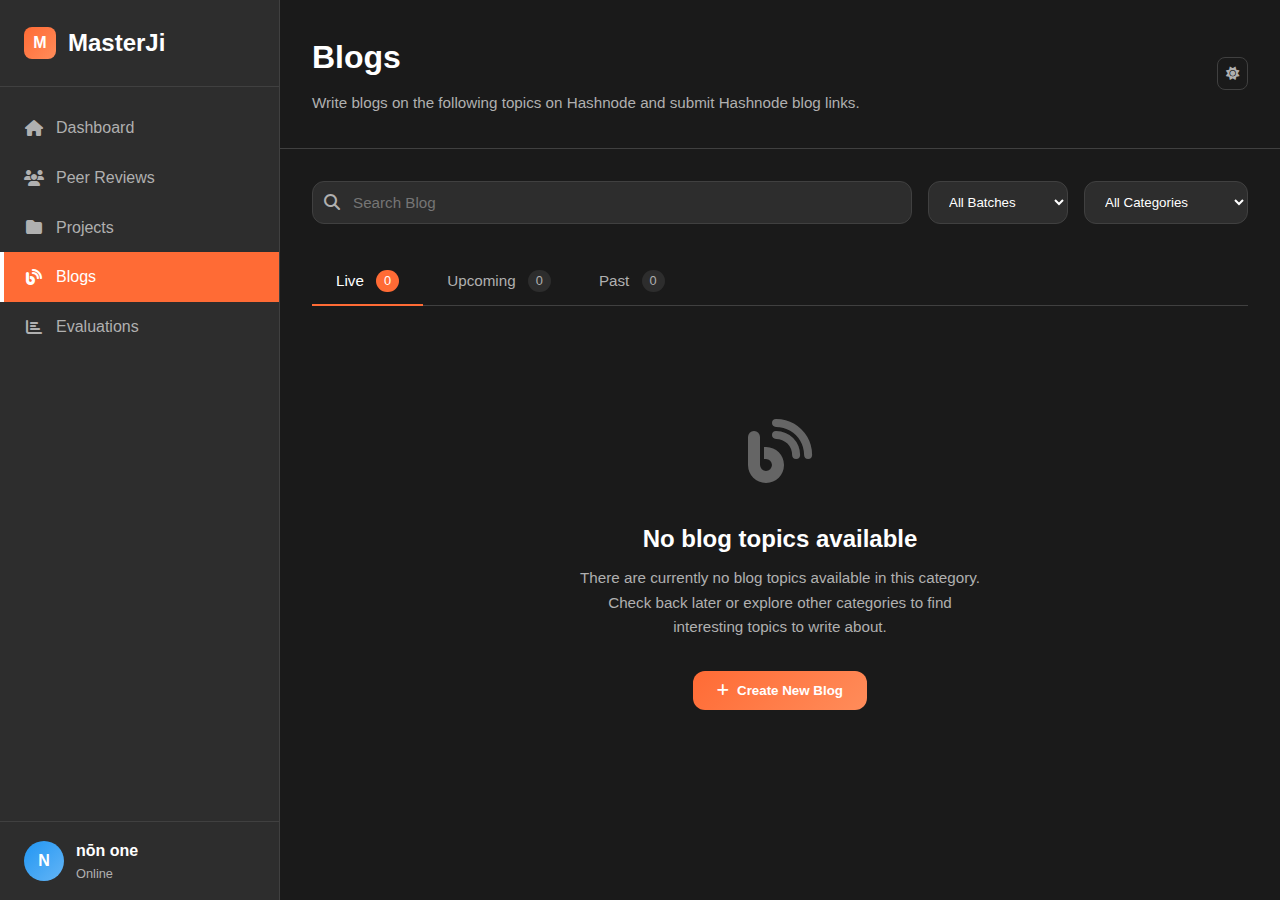
<file: Blogs.html>
<!DOCTYPE html>
<html lang="en">
<head>
    <meta charset="UTF-8">
    <meta name="viewport" content="width=device-width, initial-scale=1.0">
    <title>MasterJi - Blog Dashboard</title>
    <link href="https://cdnjs.cloudflare.com/ajax/libs/font-awesome/6.4.0/css/all.min.css" rel="stylesheet">
    <style>
        * {
            margin: 0;
            padding: 0;
            box-sizing: border-box;
        }

        :root {
            --primary-bg: #1a1a1a;
            --secondary-bg: #2d2d2d;
            --accent-color: #ff6b35;
            --text-primary: #ffffff;
            --text-secondary: #b0b0b0;
            --border-color: #404040;
            --hover-bg: #3a3a3a;
            --success-color: #4caf50;
            --warning-color: #ff9800;
            --info-color: #2196f3;
        }

        body {
            font-family: 'Segoe UI', Tahoma, Geneva, Verdana, sans-serif;
            background-color: var(--primary-bg);
            color: var(--text-primary);
            line-height: 1.6;
        }

        .dashboard-container {
            display: grid;
            grid-template-columns: 280px 1fr;
            min-height: 100vh;
            transition: all 0.3s ease;
        }

        /* Sidebar Styles */
        .sidebar {
            background-color: var(--secondary-bg);
            border-right: 1px solid var(--border-color);
            display: flex;
            flex-direction: column;
            position: relative;
            overflow: hidden;
        }

        .sidebar.collapsed {
            width: 60px;
        }

        .logo {
            padding: 1.5rem;
            border-bottom: 1px solid var(--border-color);
            display: flex;
            align-items: center;
            gap: 0.75rem;
        }

        .logo-icon {
            width: 32px;
            height: 32px;
            background: linear-gradient(135deg, var(--accent-color), #ff8c5a);
            border-radius: 8px;
            display: flex;
            align-items: center;
            justify-content: center;
            color: white;
            font-weight: bold;
            flex-shrink: 0;
        }

        .logo-text {
            font-size: 1.5rem;
            font-weight: 700;
            color: var(--text-primary);
            transition: opacity 0.3s ease;
        }

        .sidebar.collapsed .logo-text {
            opacity: 0;
        }

        .nav-menu {
            flex: 1;
            padding: 1rem 0;
        }

        .nav-item {
            display: flex;
            align-items: center;
            padding: 0.75rem 1.5rem;
            color: var(--text-secondary);
            text-decoration: none;
            transition: all 0.3s ease;
            position: relative;
            gap: 0.75rem;
        }

        .nav-item:hover {
            background-color: var(--hover-bg);
            color: var(--text-primary);
        }

        .nav-item.active {
            background-color: var(--accent-color);
            color: white;
        }

        .nav-item.active::before {
            content: '';
            position: absolute;
            left: 0;
            top: 0;
            bottom: 0;
            width: 4px;
            background-color: #fff;
        }

        .nav-icon {
            width: 20px;
            text-align: center;
            flex-shrink: 0;
        }

        .nav-text {
            transition: opacity 0.3s ease;
        }

        .sidebar.collapsed .nav-text {
            opacity: 0;
        }

        .user-profile {
            padding: 1rem 1.5rem;
            border-top: 1px solid var(--border-color);
            display: flex;
            align-items: center;
            gap: 0.75rem;
        }

        .user-avatar {
            width: 40px;
            height: 40px;
            border-radius: 50%;
            background: linear-gradient(135deg, var(--info-color), #64b5f6);
            display: flex;
            align-items: center;
            justify-content: center;
            color: white;
            font-weight: 600;
            flex-shrink: 0;
        }

        .user-info {
            transition: opacity 0.3s ease;
        }

        .user-name {
            font-weight: 600;
            color: var(--text-primary);
        }

        .user-status {
            font-size: 0.8rem;
            color: var(--text-secondary);
        }

        .sidebar.collapsed .user-info {
            opacity: 0;
        }

        /* Main Content Styles */
        .main-content {
            background-color: var(--primary-bg);
            display: flex;
            flex-direction: column;
            overflow: hidden;
        }

        .header {
            padding: 2rem;
            border-bottom: 1px solid var(--border-color);
            display: flex;
            justify-content: between;
            align-items: center;
            gap: 1rem;
        }

        .header-left {
            flex: 1;
        }

        .page-title {
            font-size: 2rem;
            font-weight: 700;
            color: var(--text-primary);
            margin-bottom: 0.5rem;
        }

        .page-subtitle {
            color: var(--text-secondary);
            font-size: 0.95rem;
        }

        .header-actions {
            display: flex;
            gap: 1rem;
            align-items: center;
        }

        .theme-toggle {
            background: none;
            border: 1px solid var(--border-color);
            color: var(--text-secondary);
            padding: 0.5rem;
            border-radius: 8px;
            cursor: pointer;
            transition: all 0.3s ease;
        }

        .theme-toggle:hover {
            color: var(--text-primary);
            border-color: var(--accent-color);
        }

        .sidebar-toggle {
            display: none;
            background: none;
            border: 1px solid var(--border-color);
            color: var(--text-secondary);
            padding: 0.5rem 0.75rem;
            border-radius: 8px;
            cursor: pointer;
            transition: all 0.3s ease;
        }

        .sidebar-toggle:hover {
            color: var(--text-primary);
            border-color: var(--accent-color);
        }

        .content-area {
            flex: 1;
            padding: 2rem;
            overflow-y: auto;
        }

        .controls-bar {
            display: flex;
            gap: 1rem;
            margin-bottom: 2rem;
            flex-wrap: wrap;
            align-items: center;
        }

        .search-container {
            position: relative;
            flex: 1;
            min-width: 300px;
        }

        .search-input {
            width: 100%;
            padding: 0.75rem 1rem 0.75rem 2.5rem;
            background-color: var(--secondary-bg);
            border: 1px solid var(--border-color);
            border-radius: 12px;
            color: var(--text-primary);
            font-size: 0.95rem;
            transition: all 0.3s ease;
        }

        .search-input:focus {
            outline: none;
            border-color: var(--accent-color);
            box-shadow: 0 0 0 3px rgba(255, 107, 53, 0.1);
        }

        .search-icon {
            position: absolute;
            left: 0.75rem;
            top: 50%;
            transform: translateY(-50%);
            color: var(--text-secondary);
        }

        .filter-group {
            display: flex;
            gap: 1rem;
        }

        .filter-select {
            padding: 0.75rem 1rem;
            background-color: var(--secondary-bg);
            border: 1px solid var(--border-color);
            border-radius: 12px;
            color: var(--text-primary);
            min-width: 140px;
            cursor: pointer;
            transition: all 0.3s ease;
        }

        .filter-select:focus {
            outline: none;
            border-color: var(--accent-color);
        }

        .tabs-container {
            margin-bottom: 2rem;
        }

        .tabs-list {
            display: flex;
            border-bottom: 1px solid var(--border-color);
            margin-bottom: 2rem;
        }

        .tab {
            padding: 1rem 1.5rem;
            background: none;
            border: none;
            color: var(--text-secondary);
            cursor: pointer;
            font-size: 0.95rem;
            font-weight: 500;
            position: relative;
            transition: all 0.3s ease;
        }

        .tab:hover {
            color: var(--text-primary);
        }

        .tab.active {
            color: var(--text-primary);
        }

        .tab.active::after {
            content: '';
            position: absolute;
            bottom: -1px;
            left: 0;
            right: 0;
            height: 2px;
            background-color: var(--accent-color);
        }

        .tab-badge {
            background-color: var(--secondary-bg);
            color: var(--text-secondary);
            padding: 0.2rem 0.5rem;
            border-radius: 12px;
            font-size: 0.8rem;
            margin-left: 0.5rem;
        }

        .tab.active .tab-badge {
            background-color: var(--accent-color);
            color: white;
        }

        .empty-state {
            text-align: center;
            padding: 4rem 2rem;
            color: var(--text-secondary);
        }

        .empty-icon {
            font-size: 4rem;
            margin-bottom: 1rem;
            opacity: 0.5;
        }

        .empty-title {
            font-size: 1.5rem;
            font-weight: 600;
            margin-bottom: 0.5rem;
            color: var(--text-primary);
        }

        .empty-description {
            font-size: 0.95rem;
            max-width: 400px;
            margin: 0 auto 2rem;
            line-height: 1.6;
        }

        .create-blog-btn {
            background: linear-gradient(135deg, var(--accent-color), #ff8c5a);
            color: white;
            border: none;
            padding: 0.75rem 1.5rem;
            border-radius: 12px;
            font-weight: 600;
            cursor: pointer;
            transition: all 0.3s ease;
            display: inline-flex;
            align-items: center;
            gap: 0.5rem;
        }

        .create-blog-btn:hover {
            transform: translateY(-2px);
            box-shadow: 0 8px 25px rgba(255, 107, 53, 0.3);
        }

        /* Animations */
        @keyframes fadeIn {
            from { opacity: 0; transform: translateY(20px); }
            to { opacity: 1; transform: translateY(0); }
        }

        .content-area > * {
            animation: fadeIn 0.6s ease-out;
        }

        /* Responsive Design */
        @media (max-width: 768px) {
            .dashboard-container {
                grid-template-columns: 1fr;
                position: relative;
            }

            .sidebar {
                position: fixed;
                left: -280px;
                top: 0;
                width: 280px;
                height: 100vh;
                z-index: 1000;
                transition: left 0.3s ease;
            }

            .sidebar.open {
                left: 0;
            }

            .sidebar-toggle {
                display: block;
            }

            .controls-bar {
                flex-direction: column;
                align-items: stretch;
            }

            .search-container {
                min-width: auto;
            }

            .filter-group {
                justify-content: space-between;
            }

            .filter-select {
                flex: 1;
            }

            .tabs-list {
                overflow-x: auto;
                scrollbar-width: none;
                -ms-overflow-style: none;
            }

            .tabs-list::-webkit-scrollbar {
                display: none;
            }
        }

        @media (max-width: 480px) {
            .header {
                padding: 1rem;
            }

            .content-area {
                padding: 1rem;
            }

            .page-title {
                font-size: 1.5rem;
            }

            .empty-state {
                padding: 2rem 1rem;
            }

            .empty-icon {
                font-size: 3rem;
            }
        }

        /* Overlay for mobile sidebar */
        .sidebar-overlay {
            display: none;
            position: fixed;
            top: 0;
            left: 0;
            width: 100%;
            height: 100%;
            background-color: rgba(0, 0, 0, 0.5);
            z-index: 999;
        }

        .sidebar-overlay.active {
            display: block;
        }

        /* Loading Animation */
        .loading {
            display: inline-block;
            width: 20px;
            height: 20px;
            border: 2px solid var(--border-color);
            border-radius: 50%;
            border-top-color: var(--accent-color);
            animation: spin 1s ease-in-out infinite;
        }

        @keyframes spin {
            to { transform: rotate(360deg); }
        }
    </style>
</head>
<body>
    <div class="dashboard-container">
        <!-- Sidebar -->
        <aside class="sidebar" id="sidebar">
            <div class="logo">
                <div class="logo-icon">M</div>
                <span class="logo-text">MasterJi</span>
            </div>
            
            <nav class="nav-menu">
                <a href="Dashboard.html" class="nav-item">
                    <i class="fas fa-home nav-icon"></i>
                    <span class="nav-text">Dashboard</span>
                </a>
                <a href="Peer_Reviews.html" class="nav-item">
                    <i class="fas fa-users nav-icon"></i>
                    <span class="nav-text">Peer Reviews</span>
                </a>
                <a href="Projects.html" class="nav-item">
                    <i class="fas fa-folder nav-icon"></i>
                    <span class="nav-text">Projects</span>
                </a>
                <a href="Blogs.html" class="nav-item active">
                    <i class="fas fa-blog nav-icon"></i>
                    <span class="nav-text">Blogs</span>
                </a>
                <a href="Evaluations.html" class="nav-item">
                    <i class="fas fa-chart-bar nav-icon"></i>
                    <span class="nav-text">Evaluations</span>
                </a>
            </nav>
            
            <div class="user-profile">
                <div class="user-avatar">N</div>
                <div class="user-info">
                    <div class="user-name">nōn one</div>
                    <div class="user-status">Online</div>
                </div>
            </div>
        </aside>

        <!-- Sidebar Overlay for Mobile -->
        <div class="sidebar-overlay" id="sidebarOverlay"></div>

        <!-- Main Content -->
        <main class="main-content">
            <header class="header">
                <div class="header-left">
                    <h1 class="page-title">Blogs</h1>
                    <p class="page-subtitle">Write blogs on the following topics on Hashnode and submit Hashnode blog links.</p>
                </div>
                <div class="header-actions">
                    <button class="sidebar-toggle" id="sidebarToggle">
                        <i class="fas fa-bars"></i>
                    </button>
                    <button class="theme-toggle" id="themeToggle">
                        <i class="fas fa-sun"></i>
                    </button>
                </div>
            </header>

            <div class="content-area">
                <div class="controls-bar">
                    <div class="search-container">
                        <i class="fas fa-search search-icon"></i>
                        <input type="text" class="search-input" placeholder="Search Blog" id="searchInput">
                    </div>
                    <div class="filter-group">
                        <select class="filter-select" id="batchFilter">
                            <option>All Batches</option>
                            <option>Batch 1</option>
                            <option>Batch 2</option>
                            <option>Batch 3</option>
                        </select>
                        <select class="filter-select" id="categoryFilter">
                            <option>All Categories</option>
                            <option>Technology</option>
                            <option>Programming</option>
                            <option>Web Development</option>
                            <option>Data Science</option>
                        </select>
                    </div>
                </div>

                <div class="tabs-container">
                    <div class="tabs-list">
                        <button class="tab active" data-tab="live">
                            Live
                            <span class="tab-badge">0</span>
                        </button>
                        <button class="tab" data-tab="upcoming">
                            Upcoming
                            <span class="tab-badge">0</span>
                        </button>
                        <button class="tab" data-tab="past">
                            Past
                            <span class="tab-badge">0</span>
                        </button>
                    </div>

                    <div class="tab-content" id="tabContent">
                        <div class="empty-state">
                            <div class="empty-icon">
                                <i class="fas fa-blog"></i>
                            </div>
                            <h3 class="empty-title">No blog topics available</h3>
                            <p class="empty-description">
                                There are currently no blog topics available in this category. 
                                Check back later or explore other categories to find interesting topics to write about.
                            </p>
                            <button class="create-blog-btn">
                                <i class="fas fa-plus"></i>
                                Create New Blog
                            </button>
                        </div>
                    </div>
                </div>
            </div>
        </main>
    </div>

    <script>
        class BlogDashboard {
            constructor() {
                this.initializeElements();
                this.bindEvents();
                this.initializeTheme();
                this.simulateData();
            }

            initializeElements() {
                this.sidebar = document.getElementById('sidebar');
                this.sidebarToggle = document.getElementById('sidebarToggle');
                this.sidebarOverlay = document.getElementById('sidebarOverlay');
                this.themeToggle = document.getElementById('themeToggle');
                this.searchInput = document.getElementById('searchInput');
                this.batchFilter = document.getElementById('batchFilter');
                this.categoryFilter = document.getElementById('categoryFilter');
                this.tabs = document.querySelectorAll('.tab');
                this.tabContent = document.getElementById('tabContent');
                
                this.currentTab = 'live';
                this.isDarkTheme = true;
            }

            bindEvents() {
                // Sidebar toggle
                this.sidebarToggle.addEventListener('click', () => this.toggleSidebar());
                this.sidebarOverlay.addEventListener('click', () => this.closeSidebar());

                // Theme toggle
                this.themeToggle.addEventListener('click', () => this.toggleTheme());

                // Tab switching
                this.tabs.forEach(tab => {
                    tab.addEventListener('click', (e) => this.switchTab(e.target.dataset.tab));
                });

                // Search functionality
                this.searchInput.addEventListener('input', (e) => this.handleSearch(e.target.value));

                // Filter functionality
                this.batchFilter.addEventListener('change', () => this.applyFilters());
                this.categoryFilter.addEventListener('change', () => this.applyFilters());

                // Responsive handling
                window.addEventListener('resize', () => this.handleResize());

                // Navigation items
                document.querySelectorAll('.nav-item').forEach(item => {
                    item.addEventListener('click', (e) => this.handleNavigation(e));
                });
            }

            toggleSidebar() {
                if (window.innerWidth <= 768) {
                    this.sidebar.classList.toggle('open');
                    this.sidebarOverlay.classList.toggle('active');
                } else {
                    this.sidebar.classList.toggle('collapsed');
                }
            }

            closeSidebar() {
                this.sidebar.classList.remove('open');
                this.sidebarOverlay.classList.remove('active');
            }

            toggleTheme() {
                this.isDarkTheme = !this.isDarkTheme;
                const icon = this.themeToggle.querySelector('i');
                
                if (this.isDarkTheme) {
                    icon.className = 'fas fa-sun';
                    document.documentElement.style.setProperty('--primary-bg', '#1a1a1a');
                    document.documentElement.style.setProperty('--secondary-bg', '#2d2d2d');
                } else {
                    icon.className = 'fas fa-moon';
                    document.documentElement.style.setProperty('--primary-bg', '#ffffff');
                    document.documentElement.style.setProperty('--secondary-bg', '#f5f5f5');
                }
                
                localStorage.setItem('theme', this.isDarkTheme ? 'dark' : 'light');
            }

            initializeTheme() {
                const savedTheme = localStorage.getItem('theme');
                if (savedTheme) {
                    this.isDarkTheme = savedTheme === 'dark';
                    if (!this.isDarkTheme) {
                        this.toggleTheme();
                    }
                }
            }

            switchTab(tabName) {
                if (!tabName) return;

                // Update active tab
                this.tabs.forEach(tab => tab.classList.remove('active'));
                document.querySelector(`[data-tab="${tabName}"]`).classList.add('active');
                
                this.currentTab = tabName;
                this.updateTabContent();
            }

            updateTabContent() {
                // Simulate loading
                this.tabContent.innerHTML = '<div style="text-align: center; padding: 2rem;"><div class="loading"></div></div>';
                
                setTimeout(() => {
                    this.renderTabContent();
                }, 500);
            }

            renderTabContent() {
                const emptyStates = {
                    live: {
                        icon: 'fas fa-broadcast-tower',
                        title: 'No live blog topics',
                        description: 'There are currently no active blog topics. New topics will appear here when they become available.',
                        buttonText: 'Create Live Topic'
                    },
                    upcoming: {
                        icon: 'fas fa-clock',
                        title: 'No upcoming blog topics',
                        description: 'No blog topics are scheduled for the future. Stay tuned for new announcements and upcoming assignments.',
                        buttonText: 'Schedule Topic'
                    },
                    past: {
                        icon: 'fas fa-history',
                        title: 'No past blog topics',
                        description: 'Your completed blog topics and submissions will appear here once you start writing and submitting blogs.',
                        buttonText: 'View Archive'
                    }
                };

                const state = emptyStates[this.currentTab];
                
                this.tabContent.innerHTML = `
                    <div class="empty-state">
                        <div class="empty-icon">
                            <i class="${state.icon}"></i>
                        </div>
                        <h3 class="empty-title">${state.title}</h3>
                        <p class="empty-description">${state.description}</p>
                        <button class="create-blog-btn">
                            <i class="fas fa-plus"></i>
                            ${state.buttonText}
                        </button>
                    </div>
                `;
            }

            handleSearch(query) {
                console.log('Searching for:', query);
                // Implement search functionality here
                this.showSearchResults(query);
            }

            showSearchResults(query) {
                if (query.trim() === '') {
                    this.updateTabContent();
                    return;
                }

                this.tabContent.innerHTML = `
                    <div class="empty-state">
                        <div class="empty-icon">
                            <i class="fas fa-search"></i>
                        </div>
                        <h3 class="empty-title">No results found</h3>
                        <p class="empty-description">
                            No blog topics match your search for "${query}". 
                            Try adjusting your keywords or browse all available topics.
                        </p>
                        <button class="create-blog-btn" onclick="document.getElementById('searchInput').value = ''; blogDashboard.updateTabContent();">
                            <i class="fas fa-times"></i>
                            Clear Search
                        </button>
                    </div>
                `;
            }

            applyFilters() {
                const batch = this.batchFilter.value;
                const category = this.categoryFilter.value;
                console.log('Applying filters:', { batch, category });
                // Implement filter functionality here
            }

            handleResize() {
                if (window.innerWidth > 768) {
                    this.closeSidebar();
                }
            }

            handleNavigation(e) {
                e.preventDefault();
                
                // Update active navigation
                document.querySelectorAll('.nav-item').forEach(item => {
                    item.classList.remove('active');
                });
                e.target.closest('.nav-item').classList.add('active');

                // Close sidebar on mobile after navigation
                if (window.innerWidth <= 768) {
                    this.closeSidebar();
                }
            }

            simulateData() {
                // Simulate dynamic badge updates
                setTimeout(() => {
                    const badges = document.querySelectorAll('.tab-badge');
                    badges[0].textContent = '2'; // Live
                    badges[1].textContent = '5'; // Upcoming
                    badges[2].textContent = '12'; // Past
                }, 2000);
            }
        }

        // Initialize dashboard when DOM is loaded
        document.addEventListener('DOMContentLoaded', () => {
            window.blogDashboard = new BlogDashboard();
        });

        // Add some interactive features
        document.addEventListener('click', (e) => {
            if (e.target.closest('.create-blog-btn')) {
                e.preventDefault();
                
                // Simulate blog creation
                const btn = e.target.closest('.create-blog-btn');
                const originalText = btn.innerHTML;
                
                btn.innerHTML = '<div class="loading"></div> Creating...';
                btn.disabled = true;
                
                setTimeout(() => {
                    btn.innerHTML = '<i class="fas fa-check"></i> Success!';
                    setTimeout(() => {
                        btn.innerHTML = originalText;
                        btn.disabled = false;
                    }, 2000);
                }, 1500);
            }
        });

        // Add keyboard shortcuts
        document.addEventListener('keydown', (e) => {
            if (e.ctrlKey || e.metaKey) {
                switch(e.key) {
                    case 'k':
                        e.preventDefault();
                        document.getElementById('searchInput').focus();
                        break;
                    case 'b':
                        e.preventDefault();
                        blogDashboard.toggleSidebar();
                        break;
                }
            }
        });
    </script>
</body>
</html>
</file>
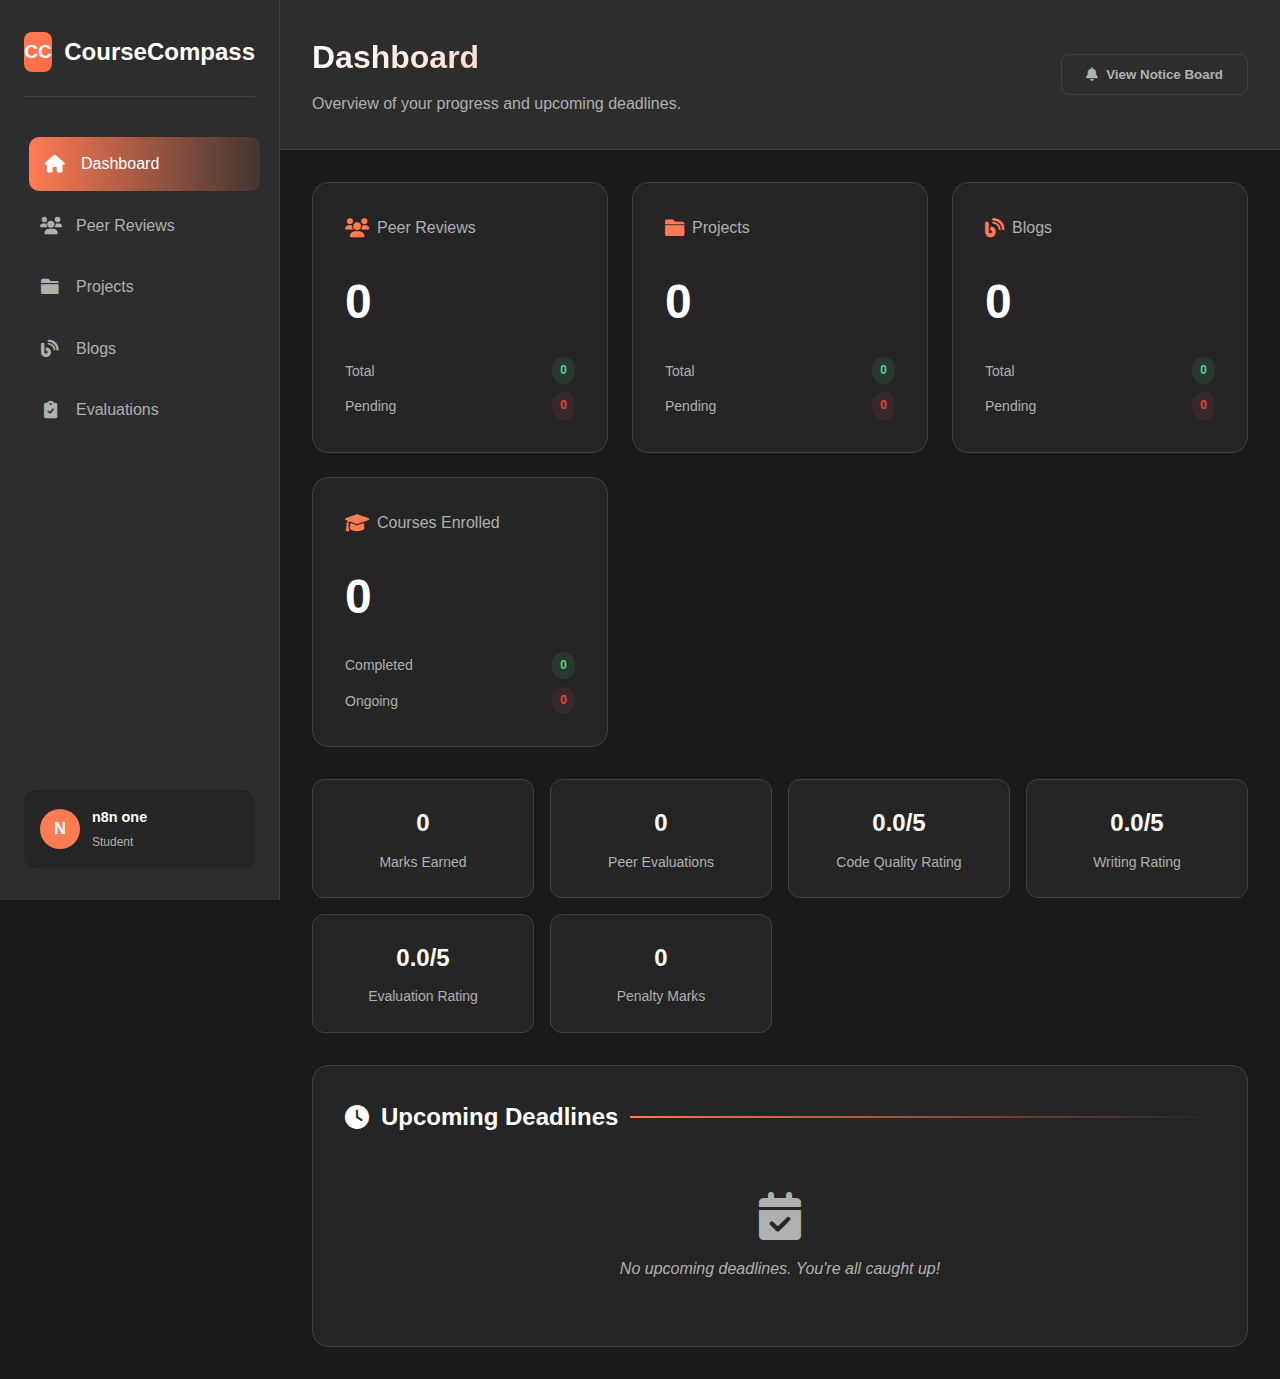
<file: Dashboard.html>
<!DOCTYPE html>
<html lang="en">
<head>
    <meta charset="UTF-8">
    <meta name="viewport" content="width=device-width, initial-scale=1.0">
    <title>CourseCompass</title>
    <link href="https://cdnjs.cloudflare.com/ajax/libs/font-awesome/6.0.0/css/all.min.css" rel="stylesheet">
    <style>
        * {
            margin: 0;
            padding: 0;
            box-sizing: border-box;
        }

        :root {
            --primary-bg: #1a1a1a;
            --secondary-bg: #2d2d2d;
            --accent-color: #ff7b54;
            --accent-hover: #ff6b44;
            --text-primary: #ffffff;
            --text-secondary: #b0b0b0;
            --success-color: #4ade80;
            --warning-color: #fbbf24;
            --error-color: #ef4444;
            --border-color: #404040;
            --card-bg: #252525;
            --sidebar-width: 280px;
        }

        body {
            font-family: 'Segoe UI', Tahoma, Geneva, Verdana, sans-serif;
            background: var(--primary-bg);
            color: var(--text-primary);
            line-height: 1.6;
        }

        .dashboard-container {
            display: flex;
            min-height: 100vh;
        }

        /* Sidebar Styles */
        .sidebar {
            width: var(--sidebar-width);
            background: var(--secondary-bg);
            padding: 2rem 1.5rem;
            border-right: 1px solid var(--border-color);
            position: fixed;
            height: 100vh;
            overflow-y: auto;
            transition: transform 0.3s ease;
        }

        .sidebar.collapsed {
            transform: translateX(-100%);
        }

        .logo {
            display: flex;
            align-items: center;
            gap: 0.75rem;
            margin-bottom: 2.5rem;
            padding-bottom: 1.5rem;
            border-bottom: 1px solid var(--border-color);
        }

        .logo-icon {
            width: 40px;
            height: 40px;
            background: linear-gradient(135deg, var(--accent-color), var(--accent-hover));
            border-radius: 8px;
            display: flex;
            align-items: center;
            justify-content: center;
            color: white;
            font-weight: bold;
            font-size: 1.2rem;
        }

        .logo-text {
            font-size: 1.5rem;
            font-weight: 700;
            color: var(--text-primary);
        }

        .nav-menu {
            list-style: none;
        }

        .nav-item {
            margin-bottom: 0.5rem;
        }

        .nav-link {
            display: flex;
            align-items: center;
            gap: 1rem;
            padding: 0.875rem 1rem;
            color: var(--text-secondary);
            text-decoration: none;
            border-radius: 10px;
            transition: all 0.3s ease;
            position: relative;
            overflow: hidden;
        }

        .nav-link::before {
            content: '';
            position: absolute;
            left: 0;
            top: 0;
            height: 100%;
            width: 0;
            background: linear-gradient(90deg, var(--accent-color), transparent);
            transition: width 0.3s ease;
            z-index: -1;
        }

        .nav-link:hover::before,
        .nav-link.active::before {
            width: 100%;
        }

        .nav-link:hover,
        .nav-link.active {
            color: var(--text-primary);
            background: rgba(255, 123, 84, 0.1);
            transform: translateX(5px);
        }

        .nav-icon {
            font-size: 1.1rem;
            width: 20px;
            text-align: center;
        }

        .user-profile {
            position: absolute;
            bottom: 2rem;
            left: 1.5rem;
            right: 1.5rem;
            display: flex;
            align-items: center;
            gap: 0.75rem;
            padding: 1rem;
            background: var(--card-bg);
            border-radius: 12px;
            cursor: pointer;
            transition: all 0.3s ease;
        }

        .user-profile:hover {
            background: var(--accent-color);
            transform: translateY(-2px);
        }

        .user-avatar {
            width: 40px;
            height: 40px;
            border-radius: 50%;
            background: var(--accent-color);
            display: flex;
            align-items: center;
            justify-content: center;
            font-weight: bold;
            color: white;
        }

        .user-info h4 {
            font-size: 0.9rem;
            margin-bottom: 0.25rem;
        }

        .user-info p {
            font-size: 0.75rem;
            color: var(--text-secondary);
        }

        /* Main Content */
        .main-content {
            flex: 1;
            margin-left: var(--sidebar-width);
            transition: margin-left 0.3s ease;
        }

        .main-content.expanded {
            margin-left: 0;
        }

        .header {
            padding: 2rem;
            background: var(--secondary-bg);
            border-bottom: 1px solid var(--border-color);
            display: flex;
            justify-content: between;
            align-items: center;
            gap: 1rem;
        }

        .header-left {
            flex: 1;
        }

        .header-title {
            font-size: 2rem;
            font-weight: 700;
            margin-bottom: 0.5rem;
            background: linear-gradient(135deg, var(--text-primary), var(--accent-color));
            -webkit-background-clip: text;
            -webkit-text-fill-color: transparent;
            background-clip: text;
        }

        .header-subtitle {
            color: var(--text-secondary);
            font-size: 1rem;
        }

        .header-actions {
            display: flex;
            gap: 1rem;
            align-items: center;
        }

        .btn {
            padding: 0.75rem 1.5rem;
            border: none;
            border-radius: 8px;
            cursor: pointer;
            font-weight: 600;
            text-decoration: none;
            display: inline-flex;
            align-items: center;
            gap: 0.5rem;
            transition: all 0.3s ease;
        }

        .btn-primary {
            background: var(--accent-color);
            color: white;
        }

        .btn-primary:hover {
            background: var(--accent-hover);
            transform: translateY(-2px);
            box-shadow: 0 5px 15px rgba(255, 123, 84, 0.3);
        }

        .btn-secondary {
            background: transparent;
            color: var(--text-secondary);
            border: 1px solid var(--border-color);
        }

        .btn-secondary:hover {
            color: var(--text-primary);
            border-color: var(--accent-color);
        }

        .hamburger {
            display: none;
            background: none;
            border: none;
            color: var(--text-primary);
            font-size: 1.5rem;
            cursor: pointer;
            padding: 0.5rem;
        }

        /* Dashboard Content */
        .dashboard-content {
            padding: 2rem;
        }

        .stats-grid {
            display: grid;
            grid-template-columns: repeat(auto-fit, minmax(280px, 1fr));
            gap: 1.5rem;
            margin-bottom: 2rem;
        }

        .stat-card {
            background: var(--card-bg);
            padding: 2rem;
            border-radius: 16px;
            border: 1px solid var(--border-color);
            transition: all 0.3s ease;
            position: relative;
            overflow: hidden;
        }

        .stat-card::before {
            content: '';
            position: absolute;
            top: 0;
            left: 0;
            right: 0;
            height: 4px;
            background: linear-gradient(90deg, var(--accent-color), var(--accent-hover));
            transform: scaleX(0);
            transition: transform 0.3s ease;
        }

        .stat-card:hover::before {
            transform: scaleX(1);
        }

        .stat-card:hover {
            transform: translateY(-5px);
            box-shadow: 0 10px 30px rgba(0, 0, 0, 0.3);
        }

        .stat-header {
            display: flex;
            justify-content: space-between;
            align-items: center;
            margin-bottom: 1.5rem;
        }

        .stat-title {
            font-size: 1rem;
            color: var(--text-secondary);
            display: flex;
            align-items: center;
            gap: 0.5rem;
        }

        .stat-icon {
            font-size: 1.2rem;
            color: var(--accent-color);
        }

        .stat-value {
            font-size: 3rem;
            font-weight: 700;
            color: var(--text-primary);
            margin-bottom: 1rem;
        }

        .stat-details {
            display: flex;
            flex-direction: column;
            gap: 0.5rem;
        }

        .stat-item {
            display: flex;
            justify-content: space-between;
            align-items: center;
            font-size: 0.875rem;
        }

        .stat-label {
            color: var(--text-secondary);
        }

        .stat-badge {
            padding: 0.25rem 0.5rem;
            border-radius: 12px;
            font-size: 0.75rem;
            font-weight: 600;
        }

        .badge-success {
            background: rgba(74, 222, 128, 0.1);
            color: var(--success-color);
        }

        .badge-warning {
            background: rgba(251, 191, 36, 0.1);
            color: var(--warning-color);
        }

        .badge-error {
            background: rgba(239, 68, 68, 0.1);
            color: var(--error-color);
        }

        /* Achievements Section */
        .achievements-section {
            display: grid;
            grid-template-columns: repeat(auto-fit, minmax(200px, 1fr));
            gap: 1rem;
            margin-bottom: 2rem;
        }

        .achievement-card {
            background: var(--card-bg);
            padding: 1.5rem;
            border-radius: 12px;
            text-align: center;
            border: 1px solid var(--border-color);
            transition: all 0.3s ease;
        }

        .achievement-card:hover {
            transform: translateY(-3px);
            border-color: var(--accent-color);
        }

        .achievement-value {
            font-size: 1.5rem;
            font-weight: 700;
            margin-bottom: 0.5rem;
        }

        .achievement-label {
            font-size: 0.875rem;
            color: var(--text-secondary);
        }

        /* Upcoming Deadlines */
        .deadlines-section {
            background: var(--card-bg);
            border-radius: 16px;
            padding: 2rem;
            border: 1px solid var(--border-color);
        }

        .section-title {
            font-size: 1.5rem;
            font-weight: 700;
            margin-bottom: 1.5rem;
            display: flex;
            align-items: center;
            gap: 0.75rem;
        }

        .section-title::after {
            content: '';
            flex: 1;
            height: 2px;
            background: linear-gradient(90deg, var(--accent-color), transparent);
        }

        .no-deadlines {
            text-align: center;
            color: var(--text-secondary);
            font-style: italic;
            padding: 2rem;
        }

        /* Notice Board Modal */
        .modal {
            display: none;
            position: fixed;
            top: 0;
            left: 0;
            width: 100%;
            height: 100%;
            background: rgba(0, 0, 0, 0.8);
            z-index: 1000;
            backdrop-filter: blur(5px);
        }

        .modal.active {
            display: flex;
            align-items: center;
            justify-content: center;
        }

        .modal-content {
            background: var(--secondary-bg);
            padding: 2rem;
            border-radius: 16px;
            width: 90%;
            max-width: 500px;
            position: relative;
            border: 1px solid var(--border-color);
        }

        .modal-close {
            position: absolute;
            top: 1rem;
            right: 1rem;
            background: none;
            border: none;
            color: var(--text-secondary);
            font-size: 1.5rem;
            cursor: pointer;
        }

        .modal-close:hover {
            color: var(--text-primary);
        }

        /* Responsive Design */
        @media (max-width: 768px) {
            .sidebar {
                transform: translateX(-100%);
                z-index: 999;
            }

            .sidebar.active {
                transform: translateX(0);
            }

            .main-content {
                margin-left: 0;
            }

            .hamburger {
                display: block;
            }

            .header {
                padding: 1rem;
            }

            .dashboard-content {
                padding: 1rem;
            }

            .stats-grid {
                grid-template-columns: 1fr;
                gap: 1rem;
            }

            .stat-card {
                padding: 1.5rem;
            }

            .achievements-section {
                grid-template-columns: repeat(2, 1fr);
            }
        }

        /* Animations */
        @keyframes slideInRight {
            from {
                opacity: 0;
                transform: translateX(30px);
            }
            to {
                opacity: 1;
                transform: translateX(0);
            }
        }

        @keyframes slideInUp {
            from {
                opacity: 0;
                transform: translateY(30px);
            }
            to {
                opacity: 1;
                transform: translateY(0);
            }
        }

        .stat-card {
            animation: slideInUp 0.6s ease forwards;
        }

        .stat-card:nth-child(2) { animation-delay: 0.1s; }
        .stat-card:nth-child(3) { animation-delay: 0.2s; }
        .stat-card:nth-child(4) { animation-delay: 0.3s; }

        .achievement-card {
            animation: slideInRight 0.6s ease forwards;
        }

        .achievement-card:nth-child(2) { animation-delay: 0.1s; }
        .achievement-card:nth-child(3) { animation-delay: 0.2s; }
        .achievement-card:nth-child(4) { animation-delay: 0.3s; }
        .achievement-card:nth-child(5) { animation-delay: 0.4s; }
        .achievement-card:nth-child(6) { animation-delay: 0.5s; }
    </style>
</head>
<body>
    <div class="dashboard-container">
        <!-- Sidebar -->
        <aside class="sidebar" id="sidebar">
            <div class="logo">
                <div class="logo-icon">CC</div>
                <span class="logo-text">CourseCompass</span>
            </div>
            
            <nav>
                <ul class="nav-menu">
                    <li class="nav-item">
                        <a href="Dashboard.html" class="nav-link active" data-section="dashboard">
                            <i class="nav-icon fas fa-home"></i>
                            <span>Dashboard</span>
                        </a>
                    </li>
                    <li class="nav-item">
                        <a href="Peer_Reviews.html" class="nav-link" data-section="peer-reviews">
                            <i class="nav-icon fas fa-users"></i>
                            <span>Peer Reviews</span>
                        </a>
                    </li>
                    <li class="nav-item">
                        <a href="Projects.html" class="nav-link" data-section="projects">
                            <i class="nav-icon fas fa-folder"></i>
                            <span>Projects</span>
                        </a>
                    </li>
                    <li class="nav-item">
                        <a href="Blogs.html" class="nav-link" data-section="blogs">
                            <i class="nav-icon fas fa-blog"></i>
                            <span>Blogs</span>
                        </a>
                    </li>
                    <li class="nav-item">
                        <a href="Evaluations.html" class="nav-link" data-section="evaluations">
                            <i class="nav-icon fas fa-clipboard-check"></i>
                            <span>Evaluations</span>
                        </a>
                    </li>
                </ul>
            </nav>
            
            <div class="user-profile" onclick="toggleUserMenu()">
                <div class="user-avatar">N</div>
                <div class="user-info">
                    <h4>n8n one</h4>
                    <p>Student</p>
                </div>
            </div>
        </aside>

        <!-- Main Content -->
        <main class="main-content" id="mainContent">
            <!-- Header -->
            <header class="header">
                <button class="hamburger" onclick="toggleSidebar()">
                    <i class="fas fa-bars"></i>
                </button>
                <div class="header-left">
                    <h1 class="header-title">Dashboard</h1>
                    <p class="header-subtitle">Overview of your progress and upcoming deadlines.</p>
                </div>
                <div class="header-actions">
                    <button class="btn btn-secondary" onclick="toggleNoticeBoard()">
                        <i class="fas fa-bell"></i>
                        View Notice Board
                    </button>
                    <!-- <button class="btn btn-primary">
                        <i class="fas fa-plus"></i>
                        New Project
                    </button> -->
                </div>
            </header>

            <!-- Dashboard Content -->
            <div class="dashboard-content">
                <!-- Stats Grid -->
                <div class="stats-grid">
                    <div class="stat-card">
                        <div class="stat-header">
                            <div class="stat-title">
                                <i class="stat-icon fas fa-users"></i>
                                Peer Reviews
                            </div>
                        </div>
                        <div class="stat-value">0</div>
                        <div class="stat-details">
                            <div class="stat-item">
                                <span class="stat-label">Total</span>
                                <span class="stat-badge badge-success">0</span>
                            </div>
                            <div class="stat-item">
                                <span class="stat-label">Pending</span>
                                <span class="stat-badge badge-error">0</span>
                            </div>
                        </div>
                    </div>

                    <div class="stat-card">
                        <div class="stat-header">
                            <div class="stat-title">
                                <i class="stat-icon fas fa-folder"></i>
                                Projects
                            </div>
                        </div>
                        <div class="stat-value">0</div>
                        <div class="stat-details">
                            <div class="stat-item">
                                <span class="stat-label">Total</span>
                                <span class="stat-badge badge-success">0</span>
                            </div>
                            <div class="stat-item">
                                <span class="stat-label">Pending</span>
                                <span class="stat-badge badge-error">0</span>
                            </div>
                        </div>
                    </div>

                    <div class="stat-card">
                        <div class="stat-header">
                            <div class="stat-title">
                                <i class="stat-icon fas fa-blog"></i>
                                Blogs
                            </div>
                        </div>
                        <div class="stat-value">0</div>
                        <div class="stat-details">
                            <div class="stat-item">
                                <span class="stat-label">Total</span>
                                <span class="stat-badge badge-success">0</span>
                            </div>
                            <div class="stat-item">
                                <span class="stat-label">Pending</span>
                                <span class="stat-badge badge-error">0</span>
                            </div>
                        </div>
                    </div>

                    <div class="stat-card">
                        <div class="stat-header">
                            <div class="stat-title">
                                <i class="stat-icon fas fa-graduation-cap"></i>
                                Courses Enrolled
                            </div>
                        </div>
                        <div class="stat-value">0</div>
                        <div class="stat-details">
                            <div class="stat-item">
                                <span class="stat-label">Completed</span>
                                <span class="stat-badge badge-success">0</span>
                            </div>
                            <div class="stat-item">
                                <span class="stat-label">Ongoing</span>
                                <span class="stat-badge badge-error">0</span>
                            </div>
                        </div>
                    </div>
                </div>

                <!-- Achievements Section -->
                <div class="achievements-section">
                    <div class="achievement-card">
                        <div class="achievement-value">0</div>
                        <div class="achievement-label">Marks Earned</div>
                    </div>
                    <div class="achievement-card">
                        <div class="achievement-value">0</div>
                        <div class="achievement-label">Peer Evaluations</div>
                    </div>
                    <div class="achievement-card">
                        <div class="achievement-value">0.0/5</div>
                        <div class="achievement-label">Code Quality Rating</div>
                    </div>
                    <div class="achievement-card">
                        <div class="achievement-value">0.0/5</div>
                        <div class="achievement-label">Writing Rating</div>
                    </div>
                    <div class="achievement-card">
                        <div class="achievement-value">0.0/5</div>
                        <div class="achievement-label">Evaluation Rating</div>
                    </div>
                    <div class="achievement-card">
                        <div class="achievement-value">0</div>
                        <div class="achievement-label">Penalty Marks</div>
                    </div>
                </div>

                <!-- Upcoming Deadlines -->
                <div class="deadlines-section">
                    <h2 class="section-title">
                        <i class="fas fa-clock"></i>
                        Upcoming Deadlines
                    </h2>
                    <div class="no-deadlines">
                        <i class="fas fa-calendar-check" style="font-size: 3rem; color: var(--text-secondary); margin-bottom: 1rem;"></i>
                        <p>No upcoming deadlines. You're all caught up!</p>
                    </div>
                </div>
            </div>
        </main>
    </div>

    <!-- Notice Board Modal -->
    <div class="modal" id="noticeModal">
        <div class="modal-content">
            <button class="modal-close" onclick="toggleNoticeBoard()">
                <i class="fas fa-times"></i>
            </button>
            <h2 class="section-title">
                <i class="fas fa-bell"></i>
                Notice Board
            </h2>
            <p style="color: var(--text-secondary); margin-bottom: 1rem;">Keep track of important announcements and reminders.</p>
            <div class="no-deadlines">
                <i class="fas fa-bell-slash" style="font-size: 2rem; color: var(--text-secondary); margin-bottom: 1rem;"></i>
                <p>No notices found.</p>
            </div>
        </div>
    </div>

    <script>
        // Enhanced JavaScript with ES6+ features
        class DashboardManager {
            constructor() {
                this.sidebar = document.getElementById('sidebar');
                this.mainContent = document.getElementById('mainContent');
                this.noticeModal = document.getElementById('noticeModal');
                this.currentSection = 'dashboard';
                this.init();
            }

            init() {
                this.setupEventListeners();
                this.loadDashboardData();
                this.startRealTimeUpdates();
            }

            setupEventListeners() {
                // Navigation handling
                const navLinks = document.querySelectorAll('.nav-link');
                navLinks.forEach(link => {
                    link.addEventListener('click', (e) => {
                        e.preventDefault();
                        this.handleNavigation(e.target.closest('.nav-link'));
                    });
                });

                // Close modal on outside click
                this.noticeModal.addEventListener('click', (e) => {
                    if (e.target === this.noticeModal) {
                        this.toggleNoticeBoard();
                    }
                });

                // Keyboard shortcuts
                document.addEventListener('keydown', (e) => {
                    if (e.key === 'Escape' && this.noticeModal.classList.contains('active')) {
                        this.toggleNoticeBoard();
                    }
                });
            }

            handleNavigation(link) {
                // Remove active class from all links
                document.querySelectorAll('.nav-link').forEach(l => l.classList.remove('active'));
                
                // Add active class to clicked link
                link.classList.add('active');
                
                // Get section name
                const section = link.dataset.section;
                this.currentSection = section;
                
                // Update header based on section
                this.updateHeader(section);
                
                // Simulate section change with animation
                this.animateContentChange();
            }

            updateHeader(section) {
                const headerTitle = document.querySelector('.header-title');
                const headerSubtitle = document.querySelector('.header-subtitle');
                
                const sectionData = {
                    dashboard: {
                        title: 'Dashboard',
                        subtitle: 'Overview of your progress and upcoming deadlines.'
                    },
                    'peer-reviews': {
                        title: 'Peer Reviews',
                        subtitle: 'Submit your work and receive detailed feedback from peers.'
                    },
                    projects: {
                        title: 'Projects',
                        subtitle: 'Create and submit your projects before the deadline.'
                    },
                    blogs: {
                        title: 'Blogs',
                        subtitle: 'Share your knowledge and experiences with the community.'
                    },
                    evaluations: {
                        title: 'Evaluations',
                        subtitle: 'Review and evaluate assignments assigned to you.'
                    }
                };

                if (sectionData[section]) {
                    headerTitle.textContent = sectionData[section].title;
                    headerSubtitle.textContent = sectionData[section].subtitle;
                }
            }

            animateContentChange() {
                const content = document.querySelector('.dashboard-content');
                content.style.opacity = '0.3';
                content.style.transform = 'translateY(20px)';
                
                setTimeout(() => {
                    content.style.opacity = '1';
                    content.style.transform = 'translateY(0)';
                    content.style.transition = 'all 0.3s ease';
                }, 100);
            }

            loadDashboardData() {
                // Simulate API calls to load data
                const stats = {
                    peerReviews: { total: 0, pending: 0 },
                    projects: { total: 0, pending: 0 },
                    blogs: { total: 0, pending: 0 },
                    courses: { completed: 0, ongoing: 0 }
                };

                // In a real application, this would be an API call
                this.updateStats(stats);
            }

            updateStats(stats) {
                // Update stat cards with animation
                const statCards = document.querySelectorAll('.stat-card');
                statCards.forEach((card, index) => {
                    setTimeout(() => {
                        card.style.transform = 'scale(1.05)';
                        setTimeout(() => {
                            card.style.transform = 'scale(1)';
                        }, 200);
                    }, index * 100);
                });
            }

            startRealTimeUpdates() {
                // Simulate real-time updates
                setInterval(() => {
                    this.updateLastSeen();
                }, 60000); // Update every minute
            }

            updateLastSeen() {
                const now = new Date();
                const timeString = now.toLocaleTimeString();
                // Could update a "last seen" indicator
                console.log(`Dashboard updated at ${timeString}`);
            }

            toggleNoticeBoard() {
                this.noticeModal.classList.toggle('active');
                document.body.style.overflow = this.noticeModal.classList.contains('active') ? 'hidden' : '';
            }

            toggleSidebar() {
                this.sidebar.classList.toggle('active');
            }
        }

        // Global functions for
</file>
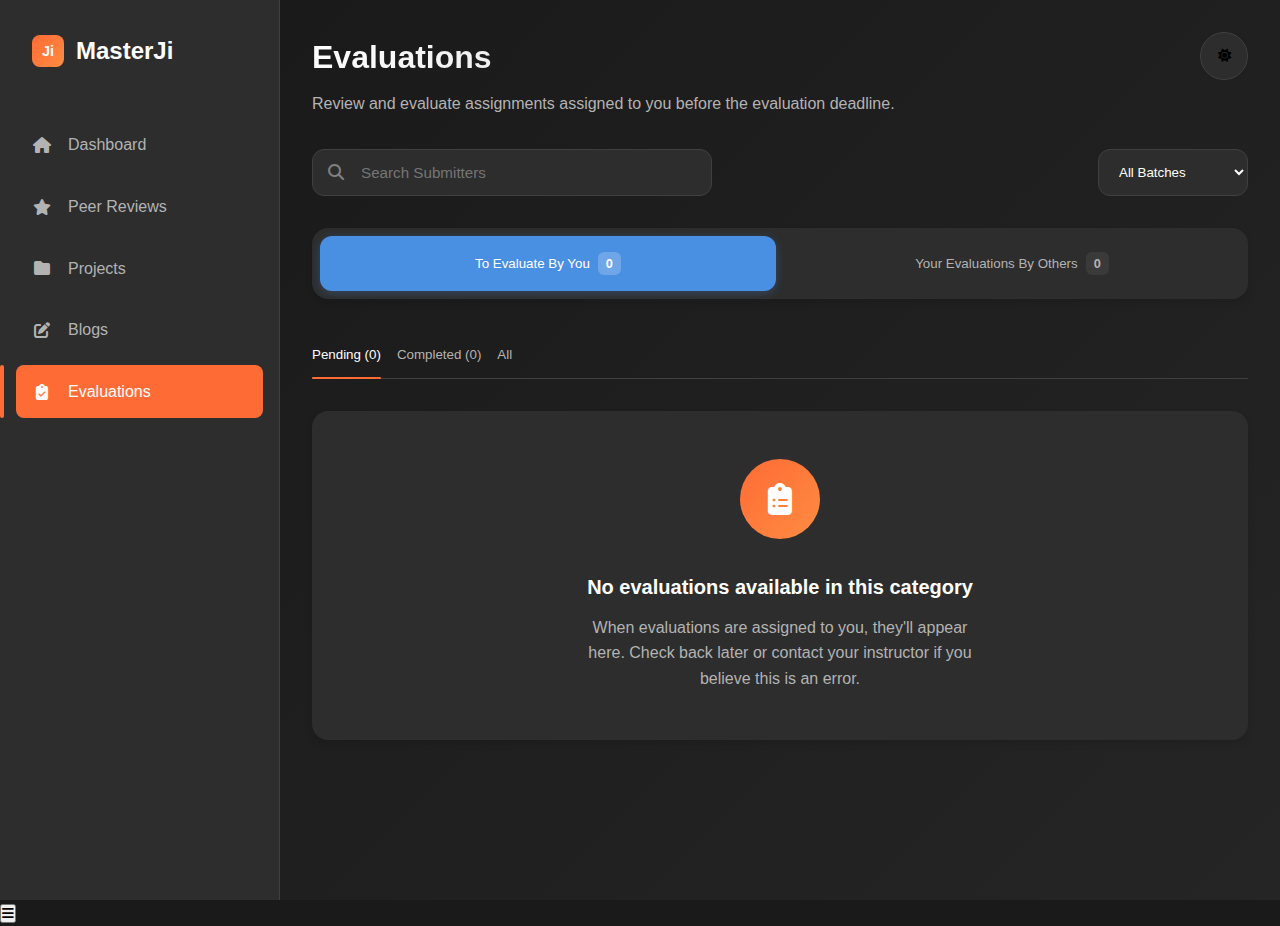
<file: Evaluations.html>
<!DOCTYPE html>
<html lang="en">
<head>
    <meta charset="UTF-8">
    <meta name="viewport" content="width=device-width, initial-scale=1.0">
    <title>MasterJi - Evaluations</title>
    <link href="https://cdnjs.cloudflare.com/ajax/libs/font-awesome/6.4.0/css/all.min.css" rel="stylesheet">
    <style>
        :root {
            --bg-primary: #1a1a1a;
            --bg-secondary: #2d2d2d;
            --bg-tertiary: #3a3a3a;
            --text-primary: #ffffff;
            --text-secondary: #b3b3b3;
            --text-muted: #808080;
            --accent-orange: #ff6b35;
            --accent-blue: #4a90e2;
            --border-color: #404040;
            --hover-bg: #404040;
            --success: #28a745;
            --warning: #ffc107;
            --danger: #dc3545;
        }

        * {
            margin: 0;
            padding: 0;
            box-sizing: border-box;
        }

        body {
            font-family: -apple-system, BlinkMacSystemFont, 'Segoe UI', Roboto, Oxygen, Ubuntu, Cantarell, sans-serif;
            background-color: var(--bg-primary);
            color: var(--text-primary);
            line-height: 1.6;
            overflow-x: hidden;
        }

        .app-container {
            display: grid;
            grid-template-columns: 280px 1fr;
            min-height: 100vh;
            transition: all 0.3s ease;
        }

        /* Sidebar Styles */
        .sidebar {
            background-color: var(--bg-secondary);
            border-right: 1px solid var(--border-color);
            padding: 2rem 0;
            position: relative; /* Changed from fixed to relative */
            width: 280px;
            /* height: 100vh; Removed height */
            overflow-y: auto;
            z-index: 100;
            transition: transform 0.3s ease;
        }

        .logo {
            display: flex;
            align-items: center;
            gap: 0.75rem;
            padding: 0 2rem;
            margin-bottom: 3rem;
        }

        .logo-icon {
            width: 32px;
            height: 32px;
            background: linear-gradient(135deg, var(--accent-orange), #ff8c42);
            border-radius: 8px;
            display: flex;
            align-items: center;
            justify-content: center;
            font-weight: bold;
            color: white;
            font-size: 0.9rem;
        }

        .logo-text {
            font-size: 1.5rem;
            font-weight: 600;
            color: var(--text-primary);
        }

        .nav-menu {
            list-style: none;
            padding: 0 1rem;
        }

        .nav-item {
            margin-bottom: 0.5rem;
        }

        .nav-link {
            display: flex;
            align-items: center;
            gap: 1rem;
            padding: 0.875rem 1rem;
            color: var(--text-secondary);
            text-decoration: none;
            border-radius: 8px;
            transition: all 0.3s ease;
            position: relative;
        }

        .nav-link:hover {
            background-color: var(--hover-bg);
            color: var(--text-primary);
            transform: translateX(4px);
        }

        .nav-link.active {
            background-color: var(--accent-orange);
            color: white;
        }

        .nav-link.active::before {
            content: '';
            position: absolute;
            left: -1rem;
            width: 4px;
            height: 100%;
            background-color: var(--accent-orange);
            border-radius: 2px;
        }

        .nav-icon {
            width: 20px;
            text-align: center;
        }

        /* Main Content */
        .main-content {
            /* margin-left: 280px; Removed margin-left */
            padding: 2rem;
            min-height: 100vh;
            background: linear-gradient(135deg, var(--bg-primary) 0%, #252525 100%);
        }

        .header {
            margin-bottom: 2rem;
        }

        .header-title {
            font-size: 2rem;
            font-weight: 600;
            margin-bottom: 0.5rem;
            background: linear-gradient(135deg, var(--text-primary), var(--text-secondary));
            -webkit-background-clip: text;
            -webkit-text-fill-color: transparent;
            background-clip: text;
        }

        .header-subtitle {
            color: var(--text-secondary);
            font-size: 1rem;
        }

        .controls-section {
            display: flex;
            justify-content: space-between;
            align-items: center;
            margin-bottom: 2rem;
            gap: 1rem;
            flex-wrap: wrap;
        }

        .search-container {
            position: relative;
            flex: 1;
            max-width: 400px;
        }

        .search-input {
            width: 100%;
            padding: 0.875rem 1rem 0.875rem 3rem;
            background-color: var(--bg-secondary);
            border: 1px solid var(--border-color);
            border-radius: 12px;
            color: var(--text-primary);
            font-size: 0.95rem;
            transition: all 0.3s ease;
        }

        .search-input:focus {
            outline: none;
            border-color: var(--accent-blue);
            box-shadow: 0 0 0 3px rgba(74, 144, 226, 0.1);
            transform: translateY(-1px);
        }

        .search-icon {
            position: absolute;
            left: 1rem;
            top: 50%;
            transform: translateY(-50%);
            color: var(--text-muted);
        }

        .batch-selector {
            padding: 0.875rem 1rem;
            background-color: var(--bg-secondary);
            border: 1px solid var(--border-color);
            border-radius: 12px;
            color: var(--text-primary);
            cursor: pointer;
            transition: all 0.3s ease;
            min-width: 150px;
        }

        .batch-selector:hover {
            border-color: var(--accent-blue);
            transform: translateY(-1px);
        }

        /* Tab Navigation */
        .tab-navigation {
            display: flex;
            background-color: var(--bg-secondary);
            border-radius: 16px;
            padding: 0.5rem;
            margin-bottom: 2rem;
            box-shadow: 0 4px 6px rgba(0, 0, 0, 0.1);
        }

        .tab-group {
            display: flex;
            flex: 1;
            gap: 0.5rem;
        }

        .tab-button {
            flex: 1;
            padding: 1rem 1.5rem;
            background: none;
            border: none;
            color: var(--text-secondary);
            cursor: pointer;
            border-radius: 12px;
            font-weight: 500;
            transition: all 0.3s ease;
            position: relative;
            display: flex;
            align-items: center;
            justify-content: center;
            gap: 0.5rem;
        }

        .tab-button:hover {
            color: var(--text-primary);
            background-color: var(--hover-bg);
        }

        .tab-button.active {
            background-color: var(--accent-blue);
            color: white;
            box-shadow: 0 2px 8px rgba(74, 144, 226, 0.3);
        }

        .badge {
            background-color: var(--bg-tertiary);
            color: var(--text-secondary);
            padding: 0.25rem 0.5rem;
            border-radius: 6px;
            font-size: 0.8rem;
            font-weight: 600;
        }

        .tab-button.active .badge {
            background-color: rgba(255, 255, 255, 0.2);
            color: white;
        }

        /* Filter Tabs */
        .filter-tabs {
            display: flex;
            gap: 1rem;
            margin-bottom: 2rem;
            border-bottom: 1px solid var(--border-color);
        }

        .filter-tab {
            padding: 1rem 0;
            background: none;
            border: none;
            color: var(--text-secondary);
            cursor: pointer;
            font-weight: 500;
            position: relative;
            transition: all 0.3s ease;
        }

        .filter-tab:hover {
            color: var(--text-primary);
        }

        .filter-tab.active {
            color: var(--text-primary);
        }

        .filter-tab.active::after {
            content: '';
            position: absolute;
            bottom: -1px;
            left: 0;
            right: 0;
            height: 2px;
            background-color: var(--accent-orange);
            border-radius: 1px;
        }

        /* Content Area */
        .content-area {
            background-color: var(--bg-secondary);
            border-radius: 16px;
            padding: 3rem;
            text-align: center;
            box-shadow: 0 4px 6px rgba(0, 0, 0, 0.1);
            transition: all 0.3s ease;
        }

        .empty-state {
            max-width: 400px;
            margin: 0 auto;
        }

        .empty-icon {
            width: 80px;
            height: 80px;
            background: linear-gradient(135deg, var(--accent-orange), #ff8c42);
            border-radius: 50%;
            display: flex;
            align-items: center;
            justify-content: center;
            margin: 0 auto 2rem;
            font-size: 2rem;
            color: white;
            animation: pulse 2s infinite;
        }

        @keyframes pulse {
            0%, 100% { transform: scale(1); }
            50% { transform: scale(1.05); }
        }

        .empty-title {
            font-size: 1.25rem;
            font-weight: 600;
            margin-bottom: 0.75rem;
            color: var(--text-primary);
        }

        .empty-description {
            color: var(--text-secondary);
            line-height: 1.6;
        }

        /* User Profile */
        .user-profile {
            position: fixed;
            bottom: 2rem;
            left: 2rem;
            display: flex;
            align-items: center;
            gap: 0.75rem;
            padding: 0.75rem;
            background-color: var(--bg-tertiary);
            border-radius: 12px;
            border: 1px solid var(--border-color);
            transition: all 0.3s ease;
            cursor: pointer;
        }

        .user-profile:hover {
            background-color: var(--hover-bg);
            transform: translateY(-2px);
        }

        .user-avatar {
            width: 36px;
            height: 36px;
            background: linear-gradient(135deg, var(--success), #20c997);
            border-radius: 50%;
            display: flex;
            align-items: center;
            justify-content: center;
            color: white;
            font-weight: 600;
            font-size: 0.9rem;
        }

        .user-name {
            color: var(--text-primary);
            font-weight: 500;
            font-size: 0.9rem;
        }

        /* Theme Toggle */
        .theme-toggle {
            position: fixed;
            top: 2rem;
            right: 2rem;
            width: 48px;
            height: 48px;
            background-color: var(--bg-secondary);
            border: 1px solid var(--border-color);
            border-radius: 50%;
            display: flex;
            align-items: center;
            justify-content: center;
            cursor: pointer;
            transition: all 0.3s ease;
            z-index: 1000;
        }

        .theme-toggle:hover {
            background-color: var(--hover-bg);
            transform: rotate(180deg);
        }

        /* Responsive Design */
        @media (max-width: 768px) {
            .app-container {
                grid-template-columns: 1fr;
            }

            .sidebar {
                transform: translateX(-100%);
            }

            .sidebar.open {
                transform: translateX(0);
            }

            .main-content {
                margin-left: 0;
                padding: 1rem;
            }

            .controls-section {
                flex-direction: column;
                align-items: stretch;
            }

            .search-container {
                max-width: none;
            }

            .tab-navigation {
                flex-direction: column;
                gap: 0.5rem;
            }

            .tab-group {
                flex-direction: column;
            }

            .filter-tabs {
                flex-wrap: wrap;
                gap: 0.5rem;
            }

            .content-area {
                padding: 2rem 1rem;
            }

            .user-profile {
                position: relative;
                bottom: auto;
                left: auto;
                margin: 2rem 1rem 0;
            }
        }

        /* Loading Animation */
        .loading {
            display: inline-block;
            width: 20px;
            height: 20px;
            border: 3px solid var(--border-color);
            border-radius: 50%;
            border-top-color: var(--accent-blue);
            animation: spin 1s ease-in-out infinite;
        }

        @keyframes spin {
            to { transform: rotate(360deg); }
        }

        /* Accessibility Improvements */
        .sr-only {
            position: absolute;
            width: 1px;
            height: 1px;
            padding: 0;
            margin: -1px;
            overflow: hidden;
            clip: rect(0, 0, 0, 0);
            white-space: nowrap;
            border: 0;
        }

        /* Focus States */
        *:focus {
            outline: 2px solid var(--accent-blue);
            outline-offset: 2px;
        }

        .nav-link:focus,
        .tab-button:focus,
        .filter-tab:focus {
            outline: 2px solid var(--accent-blue);
            outline-offset: -2px;
        }
    </style>
</head>
<body>
    <div class="app-container">
        <!-- Sidebar -->
        <nav class="sidebar" id="sidebar">
            <div class="logo">
                <div class="logo-icon">Ji</div>
                <span class="logo-text">MasterJi</span>
            </div>
            
            <ul class="nav-menu">
                <li class="nav-item">
                    <a href="Dashboard.html" class="nav-link" data-page="dashboard">
                        <i class="nav-icon fas fa-home"></i>
                        <span>Dashboard</span>
                    </a>
                </li>
                <li class="nav-item">
                    <a href="Peer_Reviews.html" class="nav-link" data-page="peer-reviews">
                        <i class="nav-icon fas fa-star"></i>
                        <span>Peer Reviews</span>
                    </a>
                </li>
                <li class="nav-item">
                    <a href="Projects.html" class="nav-link" data-page="projects">
                        <i class="nav-icon fas fa-folder"></i>
                        <span>Projects</span>
                    </a>
                </li>
                <li class="nav-item">
                    <a href="Blogs.html" class="nav-link" data-page="blogs">
                        <i class="nav-icon fas fa-edit"></i>
                        <span>Blogs</span>
                    </a>
                </li>
                <li class="nav-item">
                    <a href="Evaluations.html" class="nav-link active" data-page="evaluations">
                        <i class="nav-icon fas fa-clipboard-check"></i>
                        <span>Evaluations</span>
                    </a>
                </li>
            </ul>
        </nav>

        <!-- Main Content -->
        <main class="main-content">
            <header class="header">
                <h1 class="header-title">Evaluations</h1>
                <p class="header-subtitle">Review and evaluate assignments assigned to you before the evaluation deadline.</p>
            </header>

            <section class="controls-section">
                <div class="search-container">
                    <i class="search-icon fas fa-search"></i>
                    <input type="text" class="search-input" placeholder="Search Submitters" id="searchInput">
                </div>
                <select class="batch-selector" id="batchSelector">
                    <option value="all">All Batches</option>
                    <option value="batch1">Batch 2024-A</option>
                    <option value="batch2">Batch 2024-B</option>
                    <option value="batch3">Batch 2023-A</option>
                </select>
            </section>

            <nav class="tab-navigation">
                <div class="tab-group">
                    <button class="tab-button active" data-tab="to-evaluate">
                        <span>To Evaluate By You</span>
                        <span class="badge" id="toEvaluateCount">0</span>
                    </button>
                    <button class="tab-button" data-tab="your-evaluations">
                        <span>Your Evaluations By Others</span>
                        <span class="badge" id="yourEvaluationsCount">0</span>
                    </button>
                </div>
            </nav>

            <div class="filter-tabs">
                <button class="filter-tab active" data-filter="pending">Pending (0)</button>
                <button class="filter-tab" data-filter="completed">Completed (0)</button>
                <button class="filter-tab" data-filter="all">All</button>
            </div>

            <div class="content-area" id="contentArea">
                <div class="empty-state">
                    <div class="empty-icon">
                        <i class="fas fa-clipboard-list"></i>
                    </div>
                    <h3 class="empty-title">No evaluations available in this category</h3>
                    <p class="empty-description">
                        When evaluations are assigned to you, they'll appear here. Check back later or contact your instructor if you believe this is an error.
                    </p>
                </div>
            </div>
        </main>

        <!-- User Profile -->
        <div class="user-profile" id="userProfile">
            <div class="user-avatar">n</div>
            <span class="user-name">nön one</span>
        </div>

        <!-- Theme Toggle -->
        <button class="theme-toggle" id="themeToggle" aria-label="Toggle theme">
            <i class="fas fa-sun"></i>
        </button>
    </div>

    <!-- Mobile Menu Button -->
    <button class="mobile-menu-btn" id="mobileMenuBtn" aria-label="Toggle navigation menu">
        <i class="fas fa-bars"></i>
    </button>

    <script>
        class EvaluationInterface {
            constructor() {
                this.currentTab = 'to-evaluate';
                this.currentFilter = 'pending';
                this.evaluations = {
                    'to-evaluate': {
                        pending: [],
                        completed: [],
                        all: []
                    },
                    'your-evaluations': {
                        pending: [],
                        completed: [],
                        all: []
                    }
                };
                this.init();
            }

            init() {
                this.bindEvents();
                this.updateCounts();
                this.handleResponsive();
                this.loadMockData();
            }

            bindEvents() {
                // Navigation links
                document.querySelectorAll('.nav-link').forEach(link => {
                    link.addEventListener('click', (e) => {
                        e.preventDefault();
                        this.handleNavigation(e.currentTarget);
                    });
                });

                // Tab buttons
                document.querySelectorAll('.tab-button').forEach(button => {
                    button.addEventListener('click', (e) => {
                        this.handleTabChange(e.currentTarget);
                    });
                });

                // Filter tabs
                document.querySelectorAll('.filter-tab').forEach(tab => {
                    tab.addEventListener('click', (e) => {
                        this.handleFilterChange(e.currentTarget);
                    });
                });

                // Search input
                const searchInput = document.getElementById('searchInput');
                searchInput.addEventListener('input', (e) => {
                    this.handleSearch(e.target.value);
                });

                // Batch selector
                const batchSelector = document.getElementById('batchSelector');
                batchSelector.addEventListener('change', (e) => {
                    this.handleBatchChange(e.target.value);
                });

                // Theme toggle
                const themeToggle = document.getElementById('themeToggle');
                themeToggle.addEventListener('click', () => {
                    this.toggleTheme();
                });

                // Mobile menu
                const mobileMenuBtn = document.getElementById('mobileMenuBtn');
                if (mobileMenuBtn) {
                    mobileMenuBtn.addEventListener('click', () => {
                        this.toggleMobileMenu();
                    });
                }

                // Keyboard navigation
                document.addEventListener('keydown', (e) => {
                    this.handleKeyboardNavigation(e);
                });
            }

            handleNavigation(link) {
                // Remove active class from all nav links
                document.querySelectorAll('.nav-link').forEach(l => l.classList.remove('active'));
                // Add active class to clicked link
                link.classList.add('active');
                
                // Simulate page navigation with animation
                this.animatePageTransition();
            }

            handleTabChange(button) {
                // Update active tab
                document.querySelectorAll('.tab-button').forEach(b => b.classList.remove('active'));
                button.classList.add('active');
                
                // Update current tab
                this.currentTab = button.dataset.tab;
                this.updateContent();
                this.updateFilterCounts();
            }

            handleFilterChange(tab) {
                // Update active filter
                document.querySelectorAll('.filter-tab').forEach(t => t.classList.remove('active'));
                tab.classList.add('active');
                
                // Update current filter
                this.currentFilter = tab.dataset.filter;
                this.updateContent();
            }

            handleSearch(query) {
                // Implement search functionality
                console.log('Searching for:', query);
                // Add loading state
                this.showLoading();
                
                // Simulate search delay
                setTimeout(() => {
                    this.hideLoading();
                    this.updateContent();
                }, 500);
            }

            handleBatchChange(batch) {
                console.log('Batch changed to:', batch);
                this.updateContent();
            }

            updateContent() {
                const contentArea = document.getElementById('contentArea');
                const currentData = this.evaluations[this.currentTab][this.currentFilter];
                
                if (currentData.length === 0) {
                    this.showEmptyState();
                } else {
                    this.showEvaluations(currentData);
                }
            }

            showEmptyState() {
                const contentArea = document.getElementById('contentArea');
                const emptyStateMessages = {
                    'to-evaluate': {
                        pending: 'No pending evaluations assigned to you.',
                        completed: 'No completed evaluations found.',
                        all: 'No evaluations assigned to you yet.'
                    },
                    'your-evaluations': {
                        pending: 'No pending evaluations of your work.',
                        completed: 'No completed evaluations of your work.',
                        all: 'No evaluations of your work available.'
                    }
                };

                const message = emptyStateMessages[this.currentTab][this.currentFilter] || 
                               'No evaluations available in this category';

                contentArea.innerHTML = `
                    <div class="empty-state">
                        <div class="empty-icon">
                            <i class="fas fa-clipboard-list"></i>
                        </div>
                        <h3 class="empty-title">No evaluations available</h3>
                        <p class="empty-description">${message}</p>
                    </div>
                `;
            }

            showEvaluations(evaluations) {
                const contentArea = document.getElementById('contentArea');
                // Implementation for showing evaluation cards would go here
                contentArea.innerHTML = '<div class="evaluations-grid">Evaluations would be displayed here</div>';
            }

            updateCounts() {
                // Update badge counts
                const toEvaluateCount = this.evaluations['to-evaluate'].pending.length;
                const yourEvaluationsCount = this.evaluations['your-evaluations'].pending.length;
                
                document.getElementById('toEvaluateCount').textContent = toEvaluateCount;
                document.getElementById('yourEvaluationsCount').textContent = yourEvaluationsCount;
            }

            updateFilterCounts() {
                const filterTabs = document.querySelectorAll('.filter-tab');
                filterTabs.forEach(tab => {
                    const filter = tab.dataset.filter;
                    if (filter !== 'all') {
                        const count = this.evaluations[this.currentTab][filter].length;
                        tab.textContent = `${filter.charAt(0).toUpperCase() + filter.slice(1)} (${count})`;
                    }
                });
            }

            loadMockData() {
                // Simulate loading data
                setTimeout(() => {
                    // Mock data would be loaded here
                    this.updateCounts();
                    this.updateFilterCounts();
                }, 1000);
            }

            showLoading() {
                const contentArea = document.getElementById('contentArea');
                contentArea.innerHTML = `
                    <div class="empty-state">
                        <div class="loading"></div>
                        <h3 class="empty-title">Loading evaluations...</h3>
                    </div>
                `;
            }

            hideLoading() {
                // Content will be updated by other methods
            }

            animatePageTransition() {
                const mainContent = document.querySelector('.main-content');
                mainContent.style.opacity = '0.7';
                mainContent.style.transform = 'translateY(10px)';
                
                setTimeout(() => {
                    mainContent.style.opacity = '1';
                    mainContent.style.transform = 'translateY(0)';
                }, 200);
            }

            toggleTheme() {
                // Theme toggle functionality would be implemented here
                const icon = document.querySelector('.theme-toggle i');
                icon.classList.toggle('fa-sun');
                icon.classList.toggle('fa-moon');
            }

            toggleMobileMenu() {
                const sidebar = document.getElementById('sidebar');
                sidebar.classList.toggle('open');
            }

            handleResponsive() {
                const handleResize = () => {
                    const isMobile = window.innerWidth <= 768;
                    const sidebar = document.getElementById('sidebar');
                    
                    if (!isMobile) {
                        sidebar.classList.remove('open');
                    }
                };

                window.addEventListener('resize', handleResize);
                handleResize(); // Initial call
            }

            handleKeyboardNavigation(e) {
                // Implement keyboard shortcuts
                if (e.ctrlKey || e.metaKey) {
                    switch(e.key) {
                        case 'k':
                            e.preventDefault();
                            document.getElementById('searchInput').focus();
                            break;
                        case '1':
                            e.preventDefault();
                            document.querySelector('[data-tab="to-evaluate"]').click();
                            break;
                        case '2':
                            e.preventDefault();
                            document.querySelector('[data-tab="your-evaluations"]').click();
                            break;
                    }
                }
            }
        }

        // Initialize the application
        document.addEventListener('DOMContentLoaded', () => {
            new EvaluationInterface();
        });

        // Add some visual enhancements
        document.addEventListener('mousemove', (e) => {
            const cursor = document.createElement('div');
            cursor.className = 'cursor-trail';
            cursor.style.cssText = `
                position: fixed;
                width: 4px;
                height: 4px;
                background: var(--accent-blue);
                border-radius: 50%;
                pointer-events: none;
                z-index: 9999;
                opacity: 0.7;
                left: ${e.clientX}px;
                top: ${e.clientY}px;
                animation: cursorFade 0.5s ease-out forwards;
            `;
            
            document.body.appendChild(cursor);
            
            setTimeout(() => {
                cursor.remove();
            }, 500);
        });

        // Add cursor fade animation
        const style = document.createElement('style');
        style.textContent = `
            @keyframes cursorFade {
                to {
                    opacity: 0;
                    transform: scale(0.5);
                }
            }
        `;
        document.head.appendChild(style);
    </script>
</body>
</html>
</file>
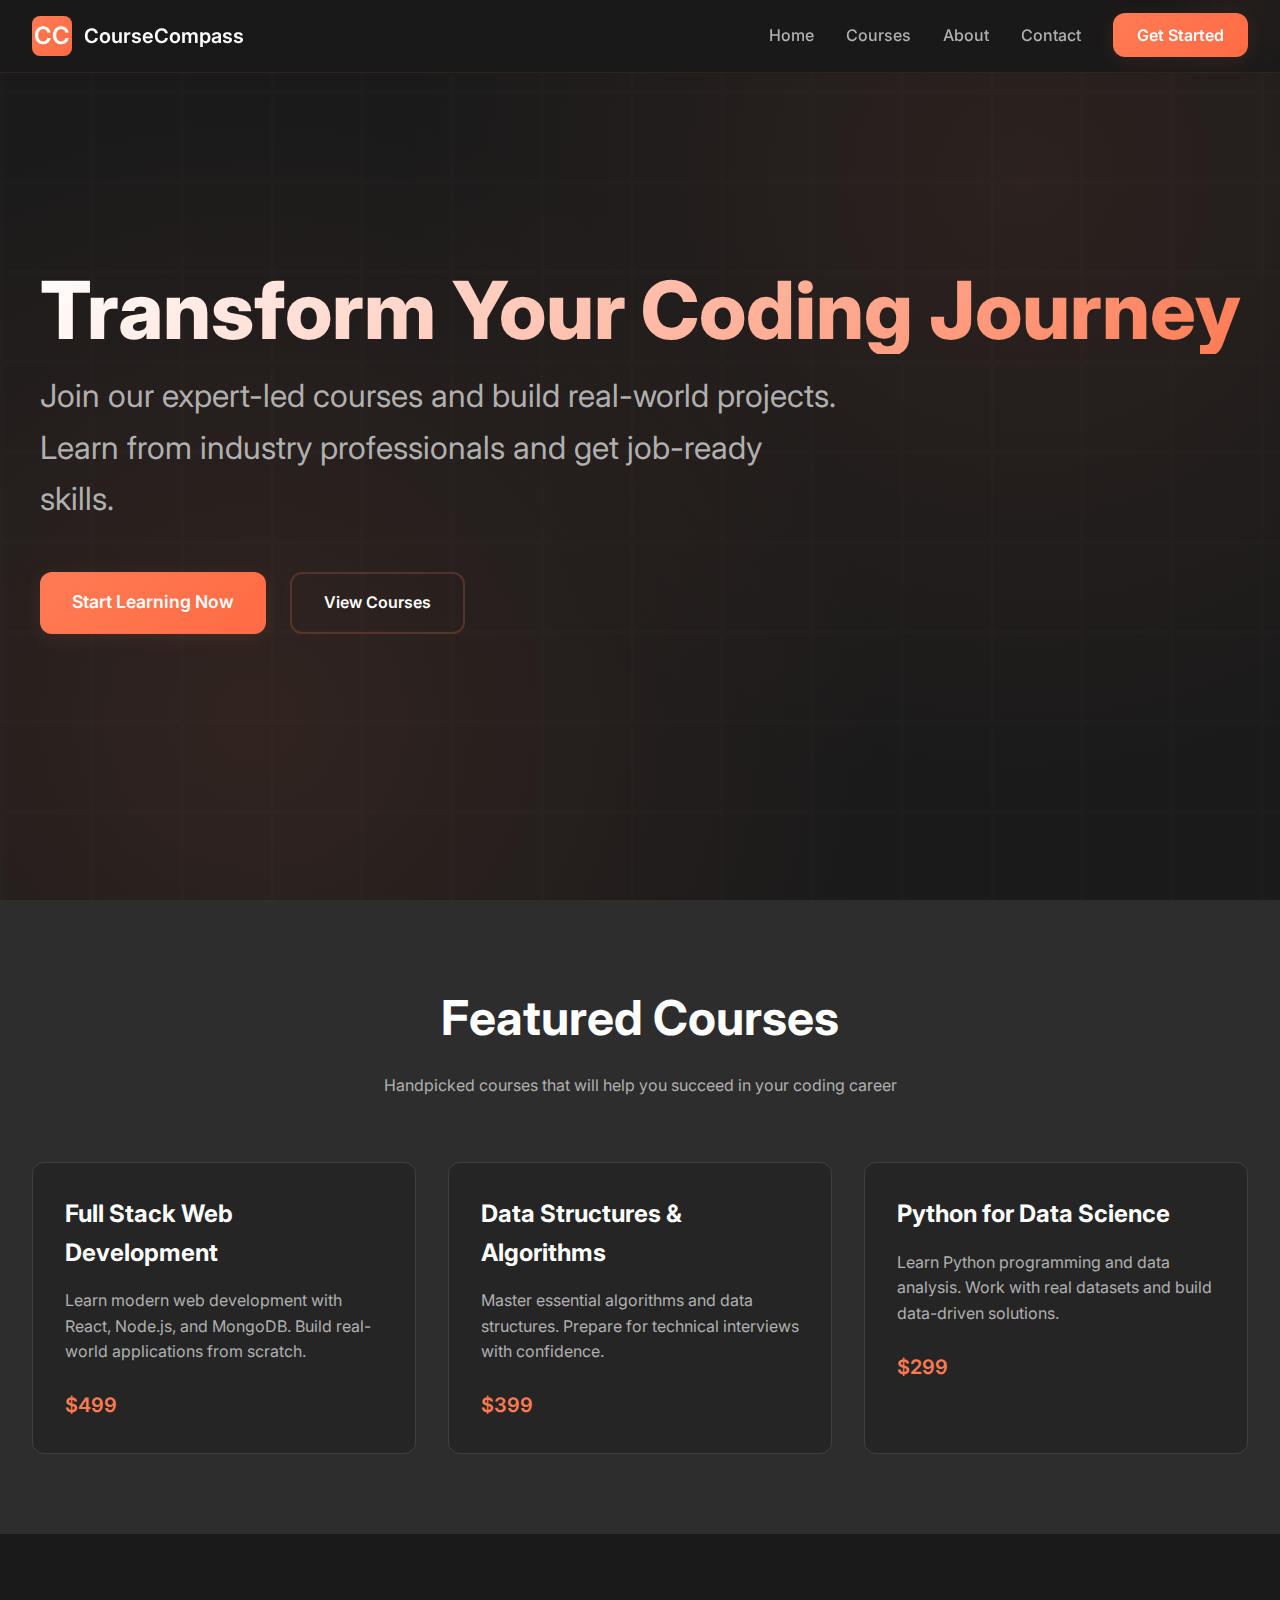
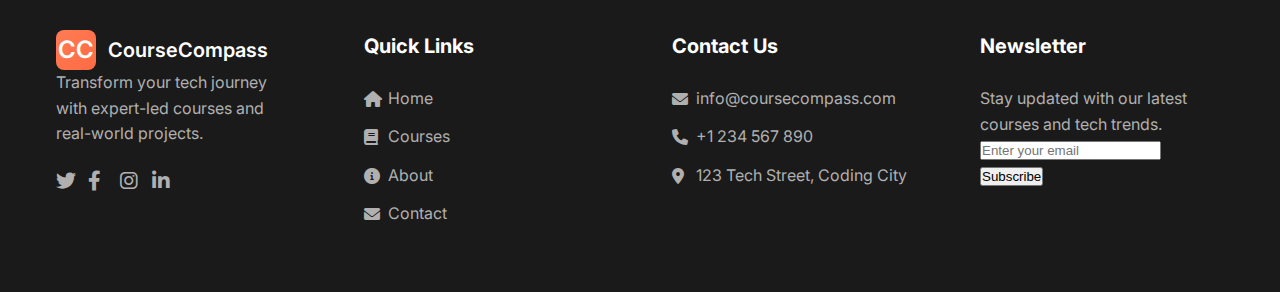
<file: landing_page_v2.html>
<!DOCTYPE html>
<html lang="en">
<head>
    <meta charset="UTF-8">
    <meta name="viewport" content="width=device-width, initial-scale=1.0">
    <meta name="description" content="Focus on courses that really help. Professional coding education with live batches and expert instructors.">
    <meta name="keywords" content="coding school, programming courses, web development, software engineering">
    <meta name="author" content="CourseCompass">
    <title> CourseCompass - We're not a course factory</title>
    
    <!-- Preload critical fonts -->
    <link rel="preconnect" href="https://fonts.googleapis.com">
    <link rel="preconnect" href="https://fonts.gstatic.com" crossorigin>
    <link href="https://fonts.googleapis.com/css2?family=Inter:wght@300;400;500;600;700;800&display=swap" rel="stylesheet">
    <link rel="stylesheet" href="https://cdnjs.cloudflare.com/ajax/libs/font-awesome/6.0.0/css/all.min.css">
    
    <style>
        * {
            margin: 0;
            padding: 0;
            box-sizing: border-box;
        }

        :root {
            --primary-bg: #1a1a1a;
            --secondary-bg: #2d2d2d;
            --accent-color: #ff7b54;
            --accent-hover: #ff6b44;
            --text-primary: #ffffff;
            --text-secondary: #b0b0b0;
            --success-color: #4ade80;
            --warning-color: #fbbf24;
            --error-color: #ef4444;
            --border-color: #404040;
            --card-bg: #252525;
            --sidebar-width: 280px;
            --transition: all 0.3s cubic-bezier(0.4, 0, 0.2, 1);
            --shadow-light: 0 4px 20px rgba(255, 123, 84, 0.1);
            --shadow-heavy: 0 10px 40px rgba(0, 0, 0, 0.3);
            --border-radius: 12px;
            --gradient-bg: linear-gradient(135deg, #ff7b54 0%, #ff6b44 100%);
        }

        body {
            font-family: 'Inter', -apple-system, BlinkMacSystemFont, sans-serif;
            background: var(--primary-bg);
            color: var(--text-primary);
            line-height: 1.6;
            overflow-x: hidden;
        }

        /* Enhanced Navigation */
        .navbar {
            position: fixed;
            top: 0;
            width: 100%;
            background: rgba(25, 25, 25, 0.95);
            backdrop-filter: blur(20px);
            z-index: 1000;
            padding: 1rem 0;
            transition: var(--transition);
            border-bottom: 1px solid rgba(255, 123, 84, 0.1);
        }

        .navbar.scrolled {
            background: rgba(25, 25, 25, 0.98);
            box-shadow: var(--shadow-heavy);
        }

        .nav-container {
            max-width: 1400px;
            margin: 0 auto;
            padding: 0 2rem;
            display: flex;
            justify-content: space-between;
            align-items: center;
        }

        .logo {
            display: flex;
            align-items: center;
            gap: 0.75rem;
            font-size: 1.25rem;
            font-weight: 600;
            color: var(--text-primary);
            text-decoration: none;
            transition: var(--transition);
        }

        .logo:hover {
            transform: translateY(-2px);
        }

        .logo-icon {
            width: 40px;
            height: 40px;
            background: var(--gradient-bg);
            border-radius: 8px;
            display: flex;
            align-items: center;
            justify-content: center;
            font-size: 1.5rem;
            color: white;
        }

        .nav-menu {
            display: flex;
            list-style: none;
            gap: 2rem;
            align-items: center;
        }

        .nav-link {
            color: var(--text-secondary);
            text-decoration: none;
            font-weight: 500;
            transition: var(--transition);
            position: relative;
        }

        .nav-link:hover,
        .nav-link.active {
            color: var(--accent-color);
        }

        .nav-link::after {
            content: '';
            position: absolute;
            bottom: -5px;
            left: 0;
            width: 0;
            height: 2px;
            background: var(--accent-color);
            transition: var(--transition);
        }

        .nav-link:hover::after {
            width: 100%;
        }

        .cta-button {
            background: var(--gradient-bg);
            color: white;
            padding: 0.75rem 1.5rem;
            border-radius: var(--border-radius);
            text-decoration: none;
            font-weight: 600;
            transition: var(--transition);
            border: none;
            cursor: pointer;
            box-shadow: var(--shadow-light);
        }

        .cta-button:hover {
            transform: translateY(-2px);
            box-shadow: 0 8px 30px rgba(255, 123, 84, 0.3);
        }

        /* Mobile Menu */
        .mobile-toggle {
            display: none;
            flex-direction: column;
            cursor: pointer;
            gap: 4px;
        }

        .mobile-toggle span {
            width: 25px;
            height: 3px;
            background: var(--text-primary);
            transition: var(--transition);
        }

        /* Hero Section */
        .hero {
            min-height: 100vh;
            display: flex;
            align-items: center;
            padding: 0 2rem;
            background: 
                radial-gradient(circle at 20% 80%, rgba(255, 123, 84, 0.1) 0%, transparent 50%),
                radial-gradient(circle at 80% 20%, rgba(255, 123, 84, 0.08) 0%, transparent 50%);
            position: relative;
            overflow: hidden;
        }

        .hero::before {
            content: '';
            position: absolute;
            top: 0;
            left: 0;
            right: 0;
            bottom: 0;
            background: url('data:image/svg+xml,<svg xmlns="http://www.w3.org/2000/svg" viewBox="0 0 100 100"><defs><pattern id="grid" width="10" height="10" patternUnits="userSpaceOnUse"><path d="M 10 0 L 0 0 0 10" fill="none" stroke="rgba(255,255,255,0.02)" stroke-width="1"/></pattern></defs><rect width="100" height="100" fill="url(%23grid)"/></svg>');
            opacity: 0.5;
        }

        .hero-content {
            max-width: 1400px;
            margin: 0 auto;
            position: relative;
            z-index: 2;
        }

        .hero-title {
            font-size: clamp(5rem, 6vw, 6rem);
            font-weight: 800;
            line-height: 1.1;
            margin-bottom: 1rem;
            background: linear-gradient(135deg, #ffffff 0%, #ff7b54 100%);
            background-clip: text;
            -webkit-background-clip: text;
            -webkit-text-fill-color: transparent;
            animation: fadeInUp 1s ease-out;
        }

        .hero-subtitle {
            font-size: clamp(1rem, 3vw, 2rem);
            color: var(--text-secondary);
            margin-bottom: 3rem;
            max-width: 800px;
            animation: fadeInUp 1s ease-out 0.2s both;
        }

        .hero-cta {
            display: flex;
            gap: 1.5rem;
            flex-wrap: wrap;
            animation: fadeInUp 1s ease-out 0.4s both;
        }

        .btn-primary {
            background: var(--gradient-bg);
            color: white;
            padding: 1rem 2rem;
            border-radius: var(--border-radius);
            text-decoration: none;
            font-weight: 600;
            font-size: 1.1rem;
            transition: var(--transition);
            border: none;
            cursor: pointer;
            box-shadow: var(--shadow-light);
        }

        .btn-secondary {
            background: transparent;
            color: var(--text-primary);
            padding: 1rem 2rem;
            border: 2px solid rgba(255, 123, 84, 0.2);
            border-radius: var(--border-radius);
            text-decoration: none;
            font-weight: 600;
            transition: var(--transition);
        }

        .btn-secondary:hover {
            color: var(--accent-color);
            border-color: var(--accent-color);
        }

        /* Courses Section */
        .courses-section {
            padding: 5rem 2rem;
            background: var(--secondary-bg);
        }

        .section-header {
            text-align: center;
            margin-bottom: 4rem;
        }

        .section-title {
            font-size: clamp(2rem, 5vw, 3rem);
            color: var(--text-primary);
            margin-bottom: 1rem;
        }

        .section-subtitle {
            color: var(--text-secondary);
            max-width: 800px;
            margin: 0 auto;
        }

        .courses-grid {
            display: grid;
            grid-template-columns: repeat(auto-fit, minmax(300px, 1fr));
            gap: 2rem;
            max-width: 1400px;
            margin: 0 auto;
        }

        .course-card {
            background: var(--card-bg);
            border-radius: var(--border-radius);
            padding: 2rem;
            transition: var(--transition);
            border: 1px solid var(--border-color);
        }

        .course-card:hover {
            transform: translateY(-5px);
            box-shadow: var(--shadow-heavy);
        }

        .course-badge {
            position: absolute;
            top: 0.4rem;
            right: 0.4rem;
            background: var(--accent-color);
            color: white;
            padding: 0.5rem 0.5rem;
            border-radius: var(--border-radius);
            font-size: 0.875rem;
        }

        .course-title {
            font-size: 1.5rem;
            margin-bottom: 1rem;
            color: var(--text-primary);
        }

        .course-description {
            color: var(--text-secondary);
            margin-bottom: 1.5rem;
        }

        .course-price {
            font-size: 1.25rem;
            font-weight: 600;
            color: var(--accent-color);
        }

        /* Footer */
        .footer {
            background: var(--primary-bg);
            padding: 5rem 2rem 3rem;
            color: var(--text-secondary);
        }

        .footer-content {
            max-width: 1200px;
            margin: 0 auto;
            display: grid;
            grid-template-columns: repeat(auto-fit, minmax(250px, 1fr));
            gap: 2rem;
        }

        .footer-section {
            padding: 1rem;
        }

        .footer-title {
            color: var(--text-primary);
            font-size: 1.25rem;
            margin-bottom: 1.5rem;
        }

        .footer-links {
            list-style: none;
            display: flex;
            flex-direction: column;
            gap: 0.75rem;
        }

        .footer-link {
            color: var(--text-secondary);
            text-decoration: none;
            transition: var(--transition);
            display: inline-flex;
            align-items: center;
            gap: 0.5rem;
        }

        .footer-link:hover {
            color: var(--accent-color);
        }

        .footer-link i {
            width: 16px;
        }

        .footer-social {
            display: flex;
            gap: 1rem;
            margin-top: 1.5rem;
        }

        .footer-social a {
            color: var(--text-secondary);
            font-size: 1.25rem;
            transition: var(--transition);
        }

        .footer-social a:hover {
            color: var(--accent-color);
        }

        /* Animations */
        @keyframes fadeInUp {
            from {
                opacity: 0;
                transform: translateY(20px);
            }
            to {
                opacity: 1;
                transform: translateY(0);
            }
        }

        /* Responsive Design */
        @media (max-width: 768px) {
            .mobile-toggle {
                display: flex;
            }

            .nav-menu {
                display: none;
                position: fixed;
                top: 0;
                right: 0;
                width: 75%;
                height: 100vh;
                background: var(--primary-bg);
                flex-direction: column;
                align-items: center;
                justify-content: center;
                padding: 2rem;
                box-shadow: var(--shadow-heavy);
            }

            .nav-menu.active {
                display: flex;
            }

            .hero-title {
                font-size: clamp(2rem, 8vw, 4rem);
            }

            .courses-grid {
                grid-template-columns: 1fr;
            }
        }
    </style>
</head>
<body>
    <!-- Scroll Progress Bar -->
    <div class="scroll-progress" id="scrollProgress"></div>

    <!-- Navigation -->
    <nav class="navbar">
        <div class="nav-container">
            <a href="#" class="logo">
                <div class="logo-icon">CC</div>
                <span class="logo-text">CourseCompass</span>
            </a>

            <div class="mobile-toggle" id="mobileToggle">
                <span></span>
                <span></span>
                <span></span>
            </div>
            <ul class="nav-menu">
                <li><a href="#home" class="nav-link">Home</a></li>
                <li><a href="#courses" class="nav-link">Courses</a></li>
                <li><a href="#about" class="nav-link">About</a></li>
                <li><a href="#contact" class="nav-link">Contact</a></li>
                <li><a href="Dashboard.html" class="cta-button">Get Started</a></li>
            </ul>
        </div>
    </nav>

    <!-- Hero Section -->
    <section class="hero" id="home">
        <div class="hero-content">
            <h1 class="hero-title">Transform Your Coding Journey</h1>
            <p class="hero-subtitle">Join our expert-led courses and build real-world projects. Learn from industry professionals and get job-ready skills.</p>
            <div class="hero-cta">
                <a href="#" class="btn-primary">Start Learning Now</a>
                <a href="#courses" class="btn-secondary">View Courses</a>
            </div>
        </div>
    </section>

    <!-- Courses Section -->
    <section class="courses-section" id="courses">
        <div class="section-header">
            <h2 class="section-title">Featured Courses</h2>
            <p class="section-subtitle">Handpicked courses that will help you succeed in your coding career</p>
        </div>
        <div class="courses-grid">
            <div class="course-card">
                <span class="course-badge">New</span>
                <h3 class="course-title">Full Stack Web Development</h3>
                <p class="course-description">Learn modern web development with React, Node.js, and MongoDB. Build real-world applications from scratch.</p>
                <div class="course-price">$499</div>
            </div>
            <div class="course-card">
                <span class="course-badge">Popular</span>
                <h3 class="course-title">Data Structures & Algorithms</h3>
                <p class="course-description">Master essential algorithms and data structures. Prepare for technical interviews with confidence.</p>
                <div class="course-price">$399</div>
            </div>
            <div class="course-card">
                <span class="course-badge">Bestseller</span>
                <h3 class="course-title">Python for Data Science</h3>
                <p class="course-description">Learn Python programming and data analysis. Work with real datasets and build data-driven solutions.</p>
                <div class="course-price">$299</div>
            </div>
        </div>
    </section>

    <!-- Footer -->
    <footer class="footer" id="about">
        <div class="footer-content">
            <div class="footer-section">
                <div class="logo">
                    <div class="logo-icon">CC</div>
                    <span class="logo-text">CourseCompass</span>
                </div>
                <p class="footer-description">Transform your tech journey with expert-led courses and real-world projects.</p>
                <div class="footer-social">
                    <a href="#" class="footer-link"><i class="fab fa-twitter"></i></a>
                    <a href="#" class="footer-link"><i class="fab fa-facebook-f"></i></a>
                    <a href="#" class="footer-link"><i class="fab fa-instagram"></i></a>
                    <a href="#" class="footer-link"><i class="fab fa-linkedin-in"></i></a>
                </div>
            </div>
            <div class="footer-section">
                <h3 class="footer-title">Quick Links</h3>
                <ul class="footer-links">
                    <li><a href="#home" class="footer-link"><i class="fas fa-home"></i> Home</a></li>
                    <li><a href="#courses" class="footer-link"><i class="fas fa-book"></i> Courses</a></li>
                    <li><a href="#about" class="footer-link"><i class="fas fa-info-circle"></i> About</a></li>
                    <li><a href="#contact" class="footer-link"><i class="fas fa-envelope"></i> Contact</a></li>
                </ul>
            </div>
            <div class="footer-section">
                <h3 class="footer-title">Contact Us</h3>
                <ul class="footer-links">
                    <li><a href="mailto:info@coursecompass.com" class="footer-link"><i class="fas fa-envelope"></i> info@coursecompass.com</a></li>
                    <li><a href="tel:+1234567890" class="footer-link"><i class="fas fa-phone"></i> +1 234 567 890</a></li>
                    <li><a href="#" class="footer-link"><i class="fas fa-map-marker-alt"></i> 123 Tech Street, Coding City</a></li>
                </ul>
            </div>
            <div class="footer-section">
                <h3 class="footer-title">Newsletter</h3>
                <p class="footer-description">Stay updated with our latest courses and tech trends.</p>
                <form class="newsletter-form">
                    <input type="email" placeholder="Enter your email" class="newsletter-input">
                    <button type="submit" class="newsletter-button">Subscribe</button>
                </form>
            </div>
        </div>
    </footer>

    <script>
        // Enhanced JavaScript functionality
        class SheryiansWebsite {
            constructor() {
                this.initScrollEffects();
                this.initMobileMenu();
                this.initLoadingAnimations();
                this.initSmoothScrolling();
                this.initScrollProgress();
            }

            initScrollEffects() {
                const nav = document.querySelector('.navbar');
                window.addEventListener('scroll', () => {
                    if (window.scrollY > 50) {
                        nav.classList.add('scrolled');
                    } else {
                        nav.classList.remove('scrolled');
                    }
                });
            }

            initMobileMenu() {
                const toggle = document.getElementById('mobileToggle');
                const menu = document.querySelector('.nav-menu');
                
                toggle.addEventListener('click', () => {
                    menu.classList.toggle('active');
                });

                // Close menu when clicking outside
                document.addEventListener('click', (e) => {
                    if (!menu.contains(e.target) && !toggle.contains(e.target)) {
                        menu.classList.remove('active');
                    }
                });
            }

            initLoadingAnimations() {
                // Add smooth fade-in animations
                const elements = document.querySelectorAll('.hero-title, .hero-subtitle, .hero-cta');
                elements.forEach(el => {
                    el.style.opacity = '0';
                    setTimeout(() => {
                        el.style.opacity = '1';
                    }, 100);
                });
            }

            initSmoothScrolling() {
                document.querySelectorAll('a[href^="#"]').forEach(anchor => {
                    anchor.addEventListener('click', function (e) {
                        e.preventDefault();
                        document.querySelector(this.getAttribute('href')).scrollIntoView({
                            behavior: 'smooth'
                        });
                    });
                });
            }

            initScrollProgress() {
                const progress = document.getElementById('scrollProgress');
                window.addEventListener('scroll', () => {
                    const scrollPosition = window.scrollY;
                    const windowHeight = document.documentElement.scrollHeight - window.innerHeight;
                    const progressWidth = (scrollPosition / windowHeight) * 100;
                    progress.style.width = progressWidth + '%';
                });
            }
        }

        // Initialize when DOM is loaded
        document.addEventListener('DOMContentLoaded', () => {
            new SheryiansWebsite();
        });
    </script>
</body>
</html>
</file>
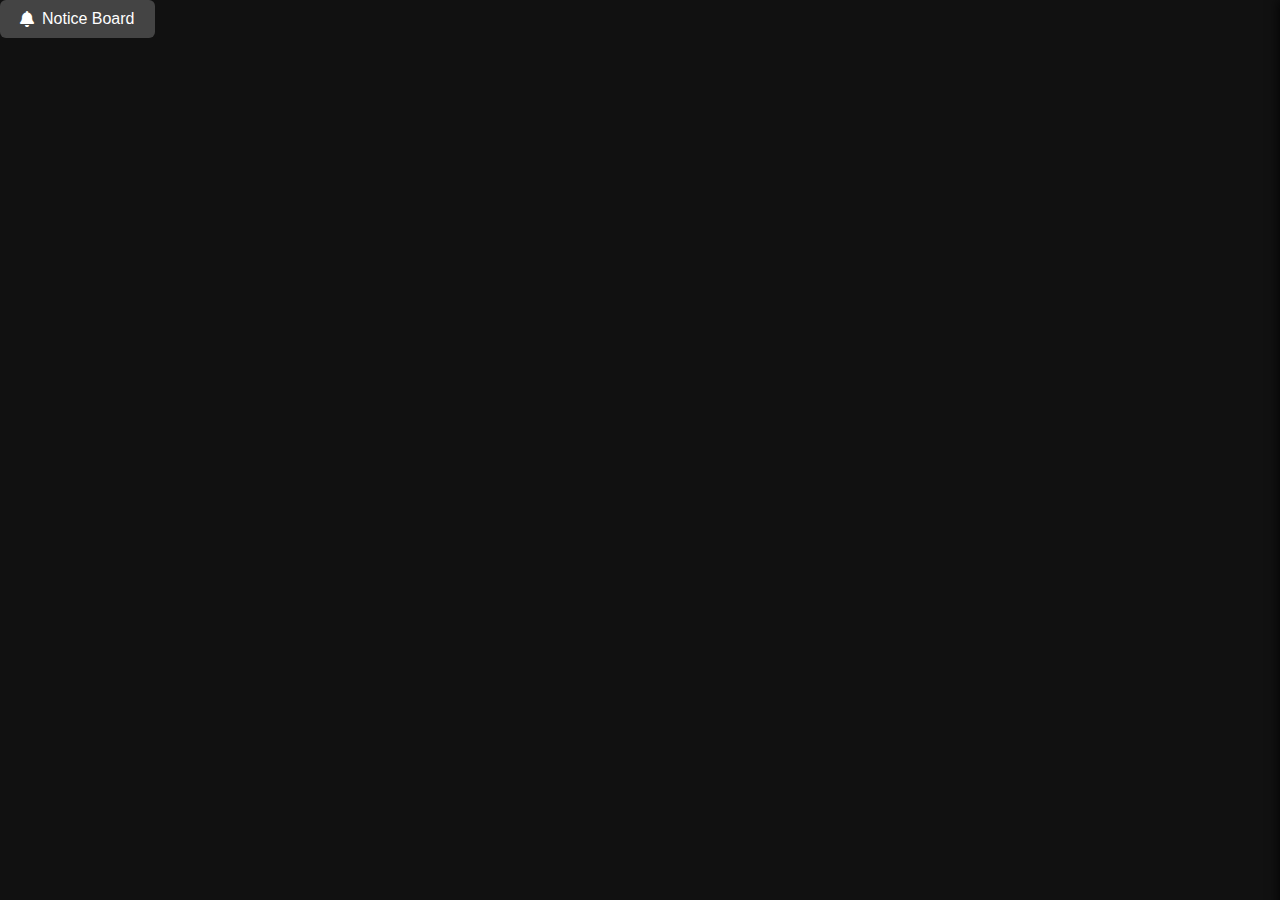
<file: notice.html>
<!DOCTYPE html>
<html lang="en">
<head>
  <meta charset="UTF-8">
  <title>Interactive Notice Board</title>
  <meta name="viewport" content="width=device-width, initial-scale=1.0">
  <!-- Font Awesome for Bell Icon -->
  <link rel="stylesheet" href="https://cdnjs.cloudflare.com/ajax/libs/font-awesome/6.4.0/css/all.min.css">
  <style>
    body {
      margin: 0;
      font-family: Arial, sans-serif;
      background-color: #111;
      color: #eee;
    }

    .btn {
      cursor: pointer;
      padding: 10px 20px;
      border: none;
      border-radius: 6px;
      font-size: 16px;
      display: inline-flex;
      align-items: center;
      gap: 8px;
      transition: background-color 0.3s;
    }

    .btn-secondary {
      background-color: #444;
      color: #fff;
    }

    .btn-secondary:hover {
      background-color: #555;
    }

    .notice-board {
      position: fixed;
      top: 0;
      right: 0;
      width: 350px;
      height: 100vh;
      background-color: #1c1c1c;
      box-shadow: -2px 0 10px rgba(0, 0, 0, 0.7);
      padding: 20px;
      z-index: 999;
      transform: translateX(100%);
      transition: transform 0.5s ease;
    }

    .notice-board.show {
      transform: translateX(0%);
    }

    .notice-board h2 {
      margin-top: 0;
      font-size: 22px;
      color: #fff;
    }

    .notice-board p {
      font-size: 14px;
      color: #aaa;
    }

    .no-notice {
      margin-top: 100px;
      text-align: center;
      color: #555;
      font-size: 16px;
    }

    .close-btn {
      position: absolute;
      top: 15px;
      right: 15px;
      background: transparent;
      border: none;
      font-size: 20px;
      color: #aaa;
      cursor: pointer;
    }

    @media (max-width: 400px) {
      .notice-board {
        width: 100%;
      }
    }
  </style>
</head>
<body>

  <button class="btn btn-secondary" onclick="toggleNoticeBoard()">
    <i class="fas fa-bell"></i> Notice Board
  </button>

  <div id="noticeBoard" class="notice-board">
    <button class="close-btn" onclick="toggleNoticeBoard()">&times;</button>
    <h2>Notice Board</h2>
    <p>Keep track of important announcements and reminders.</p>
    <div class="no-notice">No notices found.</div>
  </div>

  <script>
    function toggleNoticeBoard() {
      const board = document.getElementById('noticeBoard');
      board.classList.toggle('show');
    }
  </script>

</body>
</html>
</file>
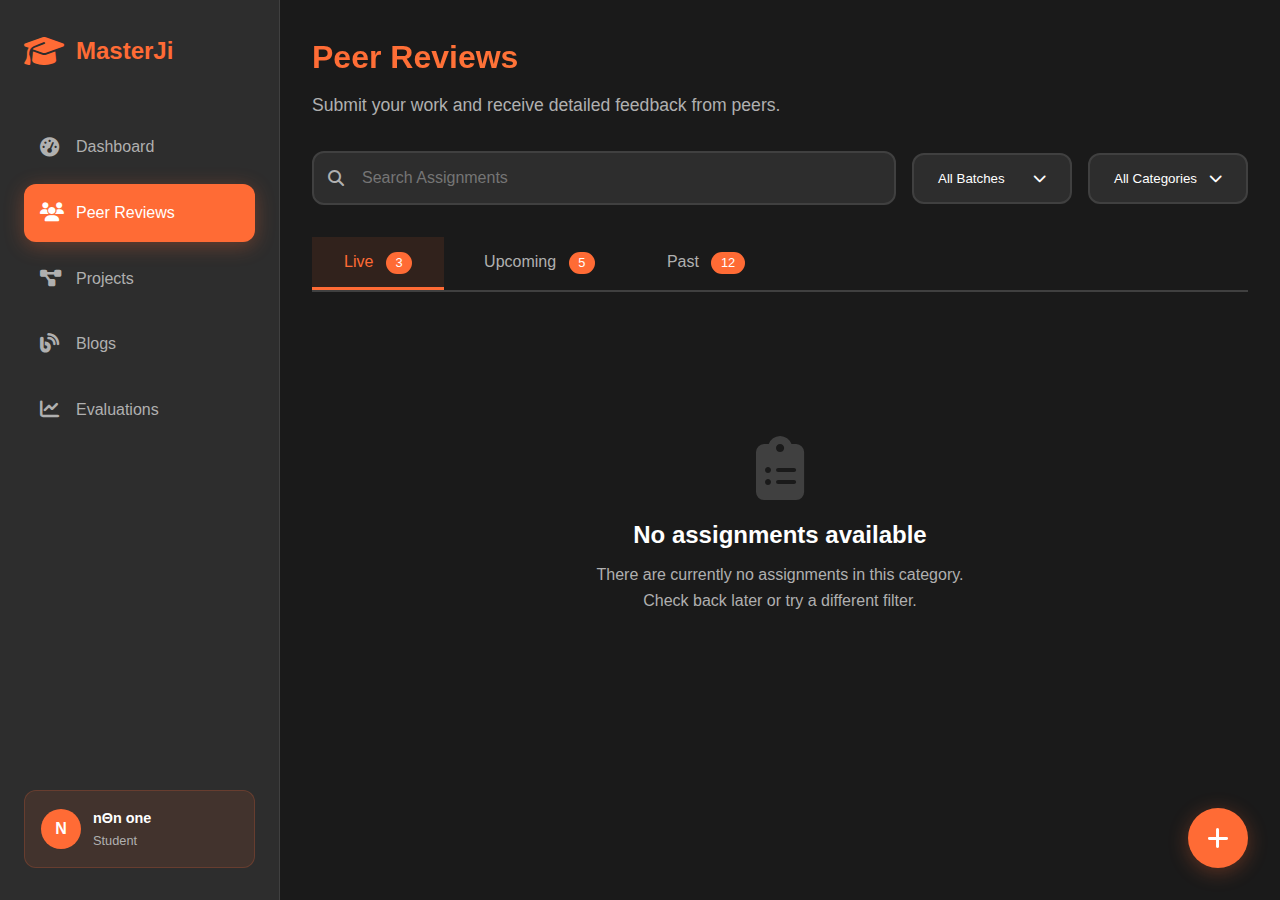
<file: Peer_Reviews.html>
<!DOCTYPE html>
<html lang="en">
<head>
    <meta charset="UTF-8">
    <meta name="viewport" content="width=device-width, initial-scale=1.0">
    <title>MasterJi - Peer Review Platform</title>
    <link href="https://cdnjs.cloudflare.com/ajax/libs/font-awesome/6.4.0/css/all.min.css" rel="stylesheet">
    <style>
        * {
            margin: 0;
            padding: 0;
            box-sizing: border-box;
        }

        :root {
            --primary-bg: #1a1a1a;
            --secondary-bg: #2d2d2d;
            --accent-color: #ff6b35;
            --accent-hover: #e55a2b;
            --text-primary: #ffffff;
            --text-secondary: #b0b0b0;
            --border-color: #404040;
            --success-color: #4caf50;
            --warning-color: #ff9800;
            --info-color: #2196f3;
            --transition: all 0.3s cubic-bezier(0.4, 0, 0.2, 1);
        }

        body {
            font-family: 'Segoe UI', Tahoma, Geneva, Verdana, sans-serif;
            background: var(--primary-bg);
            color: var(--text-primary);
            line-height: 1.6;
            overflow-x: hidden;
        }

        .app-container {
            display: grid;
            grid-template-columns: 280px 1fr;
            min-height: 100vh;
            transition: var(--transition);
        }

        /* Sidebar Styles */
        .sidebar {
            background: var(--secondary-bg);
            padding: 2rem 1.5rem;
            border-right: 1px solid var(--border-color);
            position: relative;
            overflow-y: auto;
        }

        .logo {
            display: flex;
            align-items: center;
            gap: 0.75rem;
            margin-bottom: 3rem;
            font-size: 1.5rem;
            font-weight: 700;
            color: var(--accent-color);
        }

        .logo i {
            font-size: 2rem;
        }

        .nav-menu {
            list-style: none;
        }

        .nav-item {
            margin-bottom: 0.5rem;
        }

        .nav-link {
            display: flex;
            align-items: center;
            gap: 1rem;
            padding: 1rem;
            color: var(--text-secondary);
            text-decoration: none;
            border-radius: 12px;
            transition: var(--transition);
            position: relative;
            overflow: hidden;
        }

        .nav-link::before {
            content: '';
            position: absolute;
            top: 0;
            left: -100%;
            width: 100%;
            height: 100%;
            background: linear-gradient(90deg, transparent, rgba(255, 107, 53, 0.1), transparent);
            transition: var(--transition);
        }

        .nav-link:hover::before {
            left: 100%;
        }

        .nav-link:hover {
            color: var(--text-primary);
            background: rgba(255, 107, 53, 0.1);
            transform: translateX(4px);
        }

        .nav-link.active {
            background: var(--accent-color);
            color: var(--text-primary);
            box-shadow: 0 4px 20px rgba(255, 107, 53, 0.3);
        }

        .nav-link i {
            font-size: 1.2rem;
            width: 20px;
        }

        .user-profile {
            position: absolute;
            bottom: 2rem;
            left: 1.5rem;
            right: 1.5rem;
            display: flex;
            align-items: center;
            gap: 0.75rem;
            padding: 1rem;
            background: rgba(255, 107, 53, 0.1);
            border-radius: 12px;
            border: 1px solid rgba(255, 107, 53, 0.2);
        }

        .user-avatar {
            width: 40px;
            height: 40px;
            border-radius: 50%;
            background: var(--accent-color);
            display: flex;
            align-items: center;
            justify-content: center;
            color: white;
            font-weight: 600;
        }

        /* Main Content Styles */
        .main-content {
            background: var(--primary-bg);
            padding: 2rem;
            overflow-y: auto;
        }

        .header {
            margin-bottom: 2rem;
        }

        .header h1 {
            font-size: 2rem;
            margin-bottom: 0.5rem;
            background: linear-gradient(135deg, var(--accent-color), #ff8c42);
            -webkit-background-clip: text;
            -webkit-text-fill-color: transparent;
            background-clip: text;
        }

        .header p {
            color: var(--text-secondary);
            font-size: 1.1rem;
        }

        .controls {
            display: grid;
            grid-template-columns: 1fr auto auto;
            gap: 1rem;
            margin-bottom: 2rem;
            align-items: center;
        }

        .search-container {
            position: relative;
        }

        .search-input {
            width: 100%;
            padding: 1rem 1rem 1rem 3rem;
            background: var(--secondary-bg);
            border: 2px solid var(--border-color);
            border-radius: 12px;
            color: var(--text-primary);
            font-size: 1rem;
            transition: var(--transition);
        }

        .search-input:focus {
            outline: none;
            border-color: var(--accent-color);
            box-shadow: 0 0 0 3px rgba(255, 107, 53, 0.1);
        }

        .search-icon {
            position: absolute;
            left: 1rem;
            top: 50%;
            transform: translateY(-50%);
            color: var(--text-secondary);
        }

        .dropdown {
            position: relative;
        }

        .dropdown-btn {
            display: flex;
            align-items: center;
            gap: 0.5rem;
            padding: 1rem 1.5rem;
            background: var(--secondary-bg);
            border: 2px solid var(--border-color);
            border-radius: 12px;
            color: var(--text-primary);
            cursor: pointer;
            transition: var(--transition);
            min-width: 160px;
            justify-content: space-between;
        }

        .dropdown-btn:hover {
            border-color: var(--accent-color);
            background: rgba(255, 107, 53, 0.05);
        }

        .dropdown-content {
            position: absolute;
            top: 100%;
            left: 0;
            right: 0;
            background: var(--secondary-bg);
            border: 2px solid var(--border-color);
            border-radius: 12px;
            margin-top: 0.5rem;
            z-index: 1000;
            opacity: 0;
            visibility: hidden;
            transform: translateY(-10px);
            transition: var(--transition);
            box-shadow: 0 10px 40px rgba(0, 0, 0, 0.3);
        }

        .dropdown.active .dropdown-content {
            opacity: 1;
            visibility: visible;
            transform: translateY(0);
        }

        .dropdown-item {
            padding: 0.75rem 1rem;
            cursor: pointer;
            transition: var(--transition);
            display: flex;
            align-items: center;
            gap: 0.5rem;
        }

        .dropdown-item:hover {
            background: rgba(255, 107, 53, 0.1);
            color: var(--accent-color);
        }

        .dropdown-item.selected {
            background: var(--accent-color);
            color: white;
        }

        .tabs {
            display: flex;
            gap: 0.5rem;
            margin-bottom: 2rem;
            border-bottom: 2px solid var(--border-color);
        }

        .tab {
            padding: 1rem 2rem;
            background: none;
            border: none;
            color: var(--text-secondary);
            cursor: pointer;
            font-size: 1rem;
            transition: var(--transition);
            border-bottom: 3px solid transparent;
            position: relative;
        }

        .tab:hover {
            color: var(--text-primary);
            background: rgba(255, 107, 53, 0.05);
        }

        .tab.active {
            color: var(--accent-color);
            border-bottom-color: var(--accent-color);
            background: rgba(255, 107, 53, 0.1);
        }

        .tab-badge {
            background: var(--accent-color);
            color: white;
            padding: 0.2rem 0.6rem;
            border-radius: 12px;
            font-size: 0.8rem;
            margin-left: 0.5rem;
        }

        .content-area {
            min-height: 400px;
            display: flex;
            align-items: center;
            justify-content: center;
        }

        .empty-state {
            text-align: center;
            color: var(--text-secondary);
            max-width: 400px;
        }

        .empty-state i {
            font-size: 4rem;
            margin-bottom: 1rem;
            color: var(--border-color);
        }

        .empty-state h3 {
            font-size: 1.5rem;
            margin-bottom: 0.5rem;
            color: var(--text-primary);
        }

        .assignment-card {
            background: var(--secondary-bg);
            border: 2px solid var(--border-color);
            border-radius: 16px;
            padding: 1.5rem;
            margin-bottom: 1rem;
            transition: var(--transition);
            position: relative;
            overflow: hidden;
        }

        .assignment-card::before {
            content: '';
            position: absolute;
            top: 0;
            left: 0;
            width: 4px;
            height: 100%;
            background: var(--accent-color);
            transform: scaleY(0);
            transition: var(--transition);
        }

        .assignment-card:hover {
            border-color: var(--accent-color);
            transform: translateY(-2px);
            box-shadow: 0 10px 40px rgba(0, 0, 0, 0.2);
        }

        .assignment-card:hover::before {
            transform: scaleY(1);
        }

        .assignment-header {
            display: flex;
            justify-content: between;
            align-items: start;
            margin-bottom: 1rem;
        }

        .assignment-title {
            font-size: 1.2rem;
            font-weight: 600;
            color: var(--text-primary);
            margin-bottom: 0.5rem;
        }

        .assignment-meta {
            display: flex;
            gap: 1rem;
            color: var(--text-secondary);
            font-size: 0.9rem;
        }

        .status-badge {
            padding: 0.3rem 0.8rem;
            border-radius: 12px;
            font-size: 0.8rem;
            font-weight: 600;
            text-transform: uppercase;
        }

        .status-live {
            background: rgba(76, 175, 80, 0.2);
            color: var(--success-color);
        }

        .status-upcoming {
            background: rgba(33, 150, 243, 0.2);
            color: var(--info-color);
        }

        .status-past {
            background: rgba(255, 152, 0, 0.2);
            color: var(--warning-color);
        }

        /* Category Sidebar */
        .category-sidebar {
            position: fixed;
            right: -300px;
            top: 0;
            width: 280px;
            height: 100vh;
            background: var(--secondary-bg);
            border-left: 1px solid var(--border-color);
            padding: 2rem 1.5rem;
            z-index: 1000;
            transition: var(--transition);
            overflow-y: auto;
        }

        .category-sidebar.active {
            right: 0;
        }

        .category-header {
            display: flex;
            justify-content: space-between;
            align-items: center;
            margin-bottom: 2rem;
        }

        .category-list {
            list-style: none;
        }

        .category-item {
            padding: 0.75rem 1rem;
            margin-bottom: 0.5rem;
            border-radius: 8px;
            cursor: pointer;
            transition: var(--transition);
            display: flex;
            align-items: center;
            gap: 0.75rem;
        }

        .category-item:hover {
            background: rgba(255, 107, 53, 0.1);
            color: var(--accent-color);
        }

        .category-item.selected {
            background: var(--accent-color);
            color: white;
        }

        /* Responsive Design */
        @media (max-width: 1024px) {
            .app-container {
                grid-template-columns: 1fr;
            }
            
            .sidebar {
                position: fixed;
                left: -280px;
                top: 0;
                height: 100vh;
                z-index: 1000;
                transition: var(--transition);
            }
            
            .sidebar.active {
                left: 0;
            }
            
            .main-content {
                padding: 1rem;
            }
            
            .controls {
                grid-template-columns: 1fr;
                gap: 1rem;
            }
        }

        @media (max-width: 768px) {
            .tabs {
                overflow-x: auto;
                scrollbar-width: none;
                -ms-overflow-style: none;
            }
            
            .tabs::-webkit-scrollbar {
                display: none;
            }
            
            .tab {
                white-space: nowrap;
                padding: 1rem 1.5rem;
            }
        }

        /* Loading Animation */
        .loading {
            display: inline-block;
            width: 20px;
            height: 20px;
            border: 2px solid var(--border-color);
            border-radius: 50%;
            border-top-color: var(--accent-color);
            animation: spin 1s linear infinite;
        }

        @keyframes spin {
            to { transform: rotate(360deg); }
        }

        /* Floating Action Button */
        .fab {
            position: fixed;
            bottom: 2rem;
            right: 2rem;
            width: 60px;
            height: 60px;
            background: var(--accent-color);
            border: none;
            border-radius: 50%;
            color: white;
            font-size: 1.5rem;
            cursor: pointer;
            box-shadow: 0 4px 20px rgba(255, 107, 53, 0.3);
            transition: var(--transition);
            z-index: 1000;
        }

        .fab:hover {
            transform: scale(1.1);
            box-shadow: 0 6px 30px rgba(255, 107, 53, 0.4);
        }

        /* Notification Toast */
        .toast {
            position: fixed;
            top: 2rem;
            right: 2rem;
            background: var(--success-color);
            color: white;
            padding: 1rem 1.5rem;
            border-radius: 12px;
            box-shadow: 0 4px 20px rgba(0, 0, 0, 0.2);
            transform: translateX(400px);
            transition: var(--transition);
            z-index: 1001;
        }

        .toast.show {
            transform: translateX(0);
        }

        /* Custom Scrollbar */
        ::-webkit-scrollbar {
            width: 8px;
        }

        ::-webkit-scrollbar-track {
            background: var(--primary-bg);
        }

        ::-webkit-scrollbar-thumb {
            background: var(--border-color);
            border-radius: 4px;
        }

        ::-webkit-scrollbar-thumb:hover {
            background: var(--accent-color);
        }
    </style>
</head>
<body>
    <div class="app-container">
        <!-- Sidebar -->
        <aside class="sidebar" id="sidebar">
            <div class="logo">
                <i class="fas fa-graduation-cap"></i>
                <span>MasterJi</span>
            </div>
            
            <nav>
                <ul class="nav-menu">
                    <li class="nav-item">
                        <a href="Dashboard.html" class="nav-link">
                            <i class="fas fa-tachometer-alt"></i>
                            <span>Dashboard</span>
                        </a>
                    </li>
                    <li class="nav-item">
                        <a href="Peer_Reviews.html" class="nav-link active">
                            <i class="fas fa-users"></i>
                            <span>Peer Reviews</span>
                        </a>
                    </li>
                    <li class="nav-item">
                        <a href="Projects.html" class="nav-link">
                            <i class="fas fa-project-diagram"></i>
                            <span>Projects</span>
                        </a>
                    </li>
                    <li class="nav-item">
                        <a href="Blogs.html" class="nav-link">
                            <i class="fas fa-blog"></i>
                            <span>Blogs</span>
                        </a>
                    </li>
                    <li class="nav-item">
                        <a href="Evaluations.html" class="nav-link">
                            <i class="fas fa-chart-line"></i>
                            <span>Evaluations</span>
                        </a>
                    </li>
                </ul>
            </nav>
            
            <div class="user-profile">
                <div class="user-avatar">N</div>
                <div>
                    <div style="font-weight: 600; font-size: 0.9rem;">nΘn one</div>
                    <div style="font-size: 0.8rem; color: var(--text-secondary);">Student</div>
                </div>
            </div>
        </aside>

        <!-- Main Content -->
        <main class="main-content">
            <header class="header">
                <h1>Peer Reviews</h1>
                <p>Submit your work and receive detailed feedback from peers.</p>
            </header>

            <div class="controls">
                <div class="search-container">
                    <i class="fas fa-search search-icon"></i>
                    <input type="text" class="search-input" placeholder="Search Assignments" id="searchInput">
                </div>
                
                <div class="dropdown" id="batchDropdown">
                    <button class="dropdown-btn">
                        <span>All Batches</span>
                        <i class="fas fa-chevron-down"></i>
                    </button>
                    <div class="dropdown-content">
                        <div class="dropdown-item selected">All Batches</div>
                        <div class="dropdown-item">Batch 2024-A</div>
                        <div class="dropdown-item">Batch 2024-B</div>
                        <div class="dropdown-item">Batch 2023-A</div>
                    </div>
                </div>
                
                <div class="dropdown" id="categoryDropdown">
                    <button class="dropdown-btn">
                        <span>All Categories</span>
                        <i class="fas fa-chevron-down"></i>
                    </button>
                    <div class="dropdown-content">
                        <div class="dropdown-item selected">All Categories</div>
                        <div class="dropdown-item">Data Science</div>
                        <div class="dropdown-item">DevOps</div>
                        <div class="dropdown-item">DSA</div>
                        <div class="dropdown-item">GenAI</div>
                        <div class="dropdown-item">JavaScript</div>
                        <div class="dropdown-item">Node.js</div>
                    </div>
                </div>
            </div>

            <div class="tabs">
                <button class="tab active" data-tab="live">
                    Live
                    <span class="tab-badge" id="liveBadge">3</span>
                </button>
                <button class="tab" data-tab="upcoming">
                    Upcoming
                    <span class="tab-badge" id="upcomingBadge">5</span>
                </button>
                <button class="tab" data-tab="past">
                    Past
                    <span class="tab-badge" id="pastBadge">12</span>
                </button>
            </div>

            <div class="content-area" id="contentArea">
                <div class="empty-state" id="emptyState">
                    <i class="fas fa-clipboard-list"></i>
                    <h3>No assignments available</h3>
                    <p>There are currently no assignments in this category. Check back later or try a different filter.</p>
                </div>
            </div>
        </main>
    </div>

    <!-- Floating Action Button -->
    <button class="fab" id="fabBtn" title="Add New Assignment">
        <i class="fas fa-plus"></i>
    </button>

    <!-- Toast Notification -->
    <div class="toast" id="toast">
        Assignment added successfully!
    </div>

    <script>
        // Global state management
        const state = {
            currentTab: 'live',
            selectedBatch: 'All Batches',
            selectedCategory: 'All Categories',
            searchQuery: '',
            assignments: {
                live: [
                    {
                        id: 1,
                        title: 'Machine Learning Algorithm Implementation',
                        category: 'Data Science',
                        batch: 'Batch 2024-A',
                        deadline: '2025-06-15',
                        status: 'live',
                        description: 'Implement and compare different ML algorithms'
                    },
                    {
                        id: 2,
                        title: 'Docker Container Optimization',
                        category: 'DevOps',
                        batch: 'Batch 2024-B',
                        deadline: '2025-06-20',
                        status: 'live',
                        description: 'Optimize Docker containers for production'
                    },
                    {
                        id: 3,
                        title: 'React Native Mobile App',
                        category: 'JavaScript',
                        batch: 'Batch 2024-A',
                        deadline: '2025-06-18',
                        status: 'live',
                        description: 'Build a cross-platform mobile application'
                    }
                ],
                upcoming: [
                    {
                        id: 4,
                        title: 'Binary Search Tree Implementation',
                        category: 'DSA',
                        batch: 'Batch 2024-A',
                        deadline: '2025-06-25',
                        status: 'upcoming',
                        description: 'Implement BST with all operations'
                    },
                    {
                        id: 5,
                        title: 'GPT Fine-tuning Project',
                        category: 'GenAI',
                        batch: 'Batch 2024-B',
                        deadline: '2025-06-30',
                        status: 'upcoming',
                        description: 'Fine-tune a language model for specific tasks'
                    }
                ],
                past: [
                    {
                        id: 6,
                        title: 'Node.js REST API',
                        category: 'Node.js',
                        batch: 'Batch 2023-A',
                        deadline: '2025-05-15',
                        status: 'past',
                        description: 'Build a complete REST API with authentication'
                    }
                ]
            }
        };

        // DOM elements
        const elements = {
            tabs: document.querySelectorAll('.tab'),
            contentArea: document.getElementById('contentArea'),
            emptyState: document.getElementById('emptyState'),
            searchInput: document.getElementById('searchInput'),
            batchDropdown: document.getElementById('batchDropdown'),
            categoryDropdown: document.getElementById('categoryDropdown'),
            fabBtn: document.getElementById('fabBtn'),
            toast: document.getElementById('toast'),
            sidebar: document.getElementById('sidebar')
        };

        // Initialize the application
        function init() {
            setupEventListeners();
            renderContent();
            updateBadges();
        }

        // Event listeners setup
        function setupEventListeners() {
            // Tab switching
            elements.tabs.forEach(tab => {
                tab.addEventListener('click', () => switchTab(tab.dataset.tab));
            });

            // Search functionality
            elements.searchInput.addEventListener('input', handleSearch);

            // Dropdown functionality
            setupDropdown(elements.batchDropdown, 'selectedBatch');
            setupDropdown(elements.categoryDropdown, 'selectedCategory');

            // FAB button
            elements.fabBtn.addEventListener('click', showAddAssignmentForm);

            // Mobile menu toggle
            setupMobileMenu();

            // Keyboard shortcuts
            document.addEventListener('keydown', handleKeyboardShortcuts);
        }

        // Tab switching functionality
        function switchTab(tabName) {
            state.currentTab = tabName;
            
            // Update tab appearance
            elements.tabs.forEach(tab => {
                tab.classList.toggle('active', tab.dataset.tab === tabName);
            });

            // Add smooth transition
            elements.contentArea.style.opacity = '0';
            setTimeout(() => {
                renderContent();
                elements.contentArea.style.opacity = '1';
            }, 150);
        }

        // Search functionality
        function handleSearch(e) {
            state.searchQuery = e.target.value.toLowerCase();
            renderContent();
        }

        // Dropdown setup
        function setupDropdown(dropdown, stateKey) {
            const btn = dropdown.querySelector('.dropdown-btn');
            const content = dropdown.querySelector('.dropdown-content');
            const items = content.querySelectorAll('.dropdown-item');

            btn.addEventListener('click', (e) => {
                e.stopPropagation();
                closeAllDropdowns();
                dropdown.classList.toggle('active');
            });

            items.forEach(item => {
                item.addEventListener('click', () => {
                    const value = item.textContent;
                    state[stateKey] = value;
                    btn.querySelector('span').textContent = value;
                    
                    // Update selected state
                    items.forEach(i => i.classList.remove('selected'));
                    item.classList.add('selected');
                    
                    dropdown.classList.remove('active');
                    renderContent();
                });
            });

            // Close dropdown when clicking outside
            document.addEventListener('click', () => {
                dropdown.classList.remove('active');
            });
        }

        // Close all dropdowns
        function closeAllDropdowns() {
            document.querySelectorAll('.dropdown').forEach(dropdown => {
                dropdown.classList.remove('active');
            });
        }

        // Render content based on current state
        function renderContent() {
            const filteredAssignments = getFilteredAssignments();
            
            if (filteredAssignments.length === 0) {
                showEmptyState();
            } else {
                showAssignments(filteredAssignments);
            }
        }

        // Filter assignments based on current state
        function getFilteredAssignments() {
            let assignments = state.assignments[state.currentTab] || [];

            // Apply filters
            if (state.selectedBatch !== 'All Batches') {
                assignments = assignments.filter(a => a.batch === state.selectedBatch);
            }

            if (state.selectedCategory !== 'All Categories') {
                assignments = assignments.filter(a => a.category === state.selectedCategory);
            }

            if (state.searchQuery) {
                assignments = assignments.filter(a => 
                    a.title.toLowerCase().includes(state.searchQuery) ||
                    a.description.toLowerCase().includes(state.searchQuery) ||
                    a.category.toLowerCase().includes(state.searchQuery)
                );
            }

            return assignments;
        }

        // Show empty state
        function showEmptyState() {
            elements.contentArea.innerHTML = `
                <div class="empty-state">
                    <i class="fas fa-clipboard-list"></i>
                    <h3>No assignments available</h3>
                    <p>There are currently no assignments matching your criteria. Try adjusting your filters or check back later.</p>
                </div>
            `;
        }

        // Show assignments
        function showAssignments(assignments) {
            const assignmentsHTML = assignments.map(assignment => `
                <div class="assignment-card" onclick="openAssignment(${assignment.id})">
                    <div class="assignment-header">
                        <div>
                            <h3 class="assignment-title">${assignment.title}</h3>
                            <div class="assignment-meta">
                                <span><i class="fas fa-tag"></i> ${assignment.category}</span>
                                <span><i class="fas fa-users"></i> ${assignment.batch}</span>
                                <span><i class="fas fa-calendar"></i> Due: ${formatDate(assignment.deadline)}</span>
                            </div>
                        </div>
                        <span class="status-badge status-${assignment.status}">${assignment.status}</span>
                    </div>
                    <p style="color: var(--text-secondary);">${assignment.description}</p>
                </div>
            `).join('');
            
            elements.contentArea.innerHTML = assignmentsHTML;
        }
    </script>
</body>
</html>
</file>
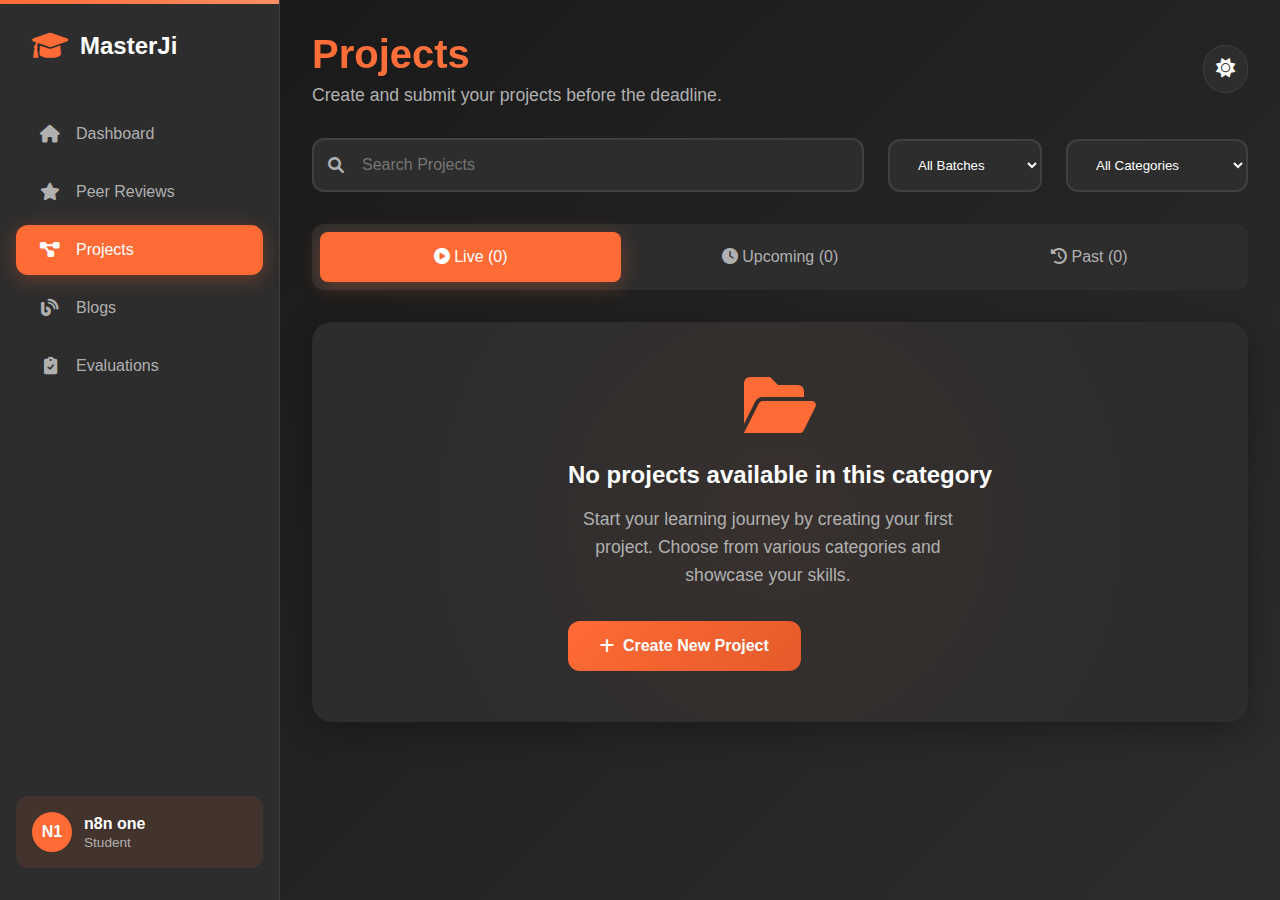
<file: Projects.html>
<!DOCTYPE html>
<html lang="en">
<head>
    <meta charset="UTF-8">
    <meta name="viewport" content="width=device-width, initial-scale=1.0">
    <title>MasterJi - Enhanced Project Management Dashboard</title>
    <link href="https://cdnjs.cloudflare.com/ajax/libs/font-awesome/6.0.0/css/all.min.css" rel="stylesheet">
    <style>
        * {
            margin: 0;
            padding: 0;
            box-sizing: border-box;
        }

        :root {
            --primary-bg: #1a1a1a;
            --secondary-bg: #2d2d2d;
            --accent-color: #ff6b35;
            --accent-hover: #e55a2b;
            --text-primary: #ffffff;
            --text-secondary: #b0b0b0;
            --border-color: #404040;
            --success-color: #10b981;
            --warning-color: #f59e0b;
            --error-color: #ef4444;
            --card-shadow: 0 8px 32px rgba(0, 0, 0, 0.3);
            --transition: all 0.3s cubic-bezier(0.4, 0, 0.2, 1);
        }

        body {
            font-family: 'Segoe UI', Tahoma, Geneva, Verdana, sans-serif;
            background: var(--primary-bg);
            color: var(--text-primary);
            overflow-x: hidden;
        }

        .dashboard-container {
            display: grid;
            grid-template-columns: 280px 1fr;
            min-height: 100vh;
            transition: var(--transition);
        }

        /* Sidebar Styles */
        .sidebar {
            background: var(--secondary-bg);
            padding: 2rem 0;
            border-right: 1px solid var(--border-color);
            position: relative;
            overflow: hidden;
        }

        .sidebar::before {
            content: '';
            position: absolute;
            top: 0;
            left: 0;
            right: 0;
            height: 4px;
            background: linear-gradient(90deg, var(--accent-color), #ff8f65);
        }

        .logo {
            display: flex;
            align-items: center;
            padding: 0 2rem;
            margin-bottom: 3rem;
            font-size: 1.5rem;
            font-weight: 700;
            color: var(--text-primary);
        }

        .logo i {
            color: var(--accent-color);
            margin-right: 0.75rem;
            font-size: 1.8rem;
        }

        .nav-menu {
            list-style: none;
        }

        .nav-item {
            margin: 0.5rem 1rem;
        }

        .nav-link {
            display: flex;
            align-items: center;
            padding: 1rem 1.5rem;
            color: var(--text-secondary);
            text-decoration: none;
            border-radius: 12px;
            transition: var(--transition);
            position: relative;
            overflow: hidden;
        }

        .nav-link:hover {
            background: rgba(255, 107, 53, 0.1);
            color: var(--text-primary);
            transform: translateX(4px);
        }

        .nav-link.active {
            background: var(--accent-color);
            color: white;
            box-shadow: 0 4px 20px rgba(255, 107, 53, 0.3);
        }

        .nav-link i {
            margin-right: 1rem;
            font-size: 1.1rem;
            width: 20px;
            text-align: center;
        }

        .user-profile {
            position: absolute;
            bottom: 2rem;
            left: 1rem;
            right: 1rem;
            padding: 1rem;
            background: rgba(255, 107, 53, 0.1);
            border-radius: 12px;
            display: flex;
            align-items: center;
        }

        .user-avatar {
            width: 40px;
            height: 40px;
            border-radius: 50%;
            background: var(--accent-color);
            display: flex;
            align-items: center;
            justify-content: center;
            margin-right: 0.75rem;
            font-weight: 600;
        }

        /* Main Content Styles */
        .main-content {
            padding: 2rem;
            background: linear-gradient(135deg, #1a1a1a 0%, #2d2d2d 100%);
            min-height: 100vh;
        }

        .header {
            display: flex;
            justify-content: between;
            align-items: center;
            margin-bottom: 2rem;
        }

        .header-title {
            flex: 1;
        }

        .header h1 {
            font-size: 2.5rem;
            font-weight: 700;
            margin-bottom: 0.5rem;
            background: linear-gradient(135deg, var(--accent-color), #ff8f65);
            -webkit-background-clip: text;
            -webkit-text-fill-color: transparent;
            background-clip: text;
        }

        .header p {
            color: var(--text-secondary);
            font-size: 1.1rem;
        }

        .theme-toggle {
            background: var(--secondary-bg);
            border: 1px solid var(--border-color);
            border-radius: 50px;
            padding: 0.75rem;
            color: var(--text-primary);
            cursor: pointer;
            transition: var(--transition);
            font-size: 1.2rem;
        }

        .theme-toggle:hover {
            background: var(--accent-color);
            transform: rotate(180deg);
        }

        /* Controls Section */
        .controls {
            display: grid;
            grid-template-columns: 1fr auto auto;
            gap: 1.5rem;
            margin-bottom: 2rem;
            align-items: center;
        }

        .search-container {
            position: relative;
        }

        .search-input {
            width: 100%;
            padding: 1rem 1rem 1rem 3rem;
            background: var(--secondary-bg);
            border: 2px solid var(--border-color);
            border-radius: 12px;
            color: var(--text-primary);
            font-size: 1rem;
            transition: var(--transition);
        }

        .search-input:focus {
            outline: none;
            border-color: var(--accent-color);
            box-shadow: 0 0 0 3px rgba(255, 107, 53, 0.1);
        }

        .search-icon {
            position: absolute;
            left: 1rem;
            top: 50%;
            transform: translateY(-50%);
            color: var(--text-secondary);
        }

        .filter-dropdown {
            padding: 1rem 1.5rem;
            background: var(--secondary-bg);
            border: 2px solid var(--border-color);
            border-radius: 12px;
            color: var(--text-primary);
            cursor: pointer;
            transition: var(--transition);
            min-width: 150px;
        }

        .filter-dropdown:hover {
            border-color: var(--accent-color);
        }

        /* Tabs Section */
        .tabs-container {
            margin-bottom: 2rem;
        }

        .tabs {
            display: flex;
            background: var(--secondary-bg);
            border-radius: 12px;
            padding: 0.5rem;
            gap: 0.5rem;
        }

        .tab {
            flex: 1;
            padding: 1rem 2rem;
            text-align: center;
            background: transparent;
            border: none;
            color: var(--text-secondary);
            border-radius: 8px;
            cursor: pointer;
            transition: var(--transition);
            font-size: 1rem;
            font-weight: 500;
        }

        .tab.active {
            background: var(--accent-color);
            color: white;
            box-shadow: 0 4px 20px rgba(255, 107, 53, 0.3);
        }

        .tab:hover:not(.active) {
            background: rgba(255, 107, 53, 0.1);
            color: var(--text-primary);
        }

        /* Content Area */
        .content-area {
            background: var(--secondary-bg);
            border-radius: 20px;
            padding: 3rem;
            box-shadow: var(--card-shadow);
            min-height: 400px;
            display: flex;
            flex-direction: column;
            align-items: center;
            justify-content: center;
            text-align: center;
            position: relative;
            overflow: hidden;
        }

        .content-area::before {
            content: '';
            position: absolute;
            top: 0;
            left: 0;
            right: 0;
            bottom: 0;
            background: radial-gradient(circle at 50% 50%, rgba(255, 107, 53, 0.05) 0%, transparent 70%);
            pointer-events: none;
        }

        .empty-state {
            position: relative;
            z-index: 1;
        }

        .empty-icon {
            font-size: 4rem;
            color: var(--accent-color);
            margin-bottom: 1.5rem;
            animation: float 3s ease-in-out infinite;
        }

        .empty-title {
            font-size: 1.5rem;
            font-weight: 600;
            margin-bottom: 1rem;
            color: var(--text-primary);
        }

        .empty-description {
            color: var(--text-secondary);
            font-size: 1.1rem;
            line-height: 1.6;
            max-width: 400px;
        }

        .create-project-btn {
            margin-top: 2rem;
            padding: 1rem 2rem;
            background: linear-gradient(135deg, var(--accent-color), var(--accent-hover));
            border: none;
            border-radius: 12px;
            color: white;
            font-size: 1rem;
            font-weight: 600;
            cursor: pointer;
            transition: var(--transition);
            display: flex;
            align-items: center;
            gap: 0.5rem;
        }

        .create-project-btn:hover {
            transform: translateY(-2px);
            box-shadow: 0 8px 25px rgba(255, 107, 53, 0.4);
        }

        /* Project Cards (for when projects exist) */
        .projects-grid {
            display: grid;
            grid-template-columns: repeat(auto-fill, minmax(300px, 1fr));
            gap: 1.5rem;
            margin-top: 2rem;
        }

        .project-card {
            background: var(--secondary-bg);
            border-radius: 16px;
            padding: 1.5rem;
            border: 1px solid var(--border-color);
            transition: var(--transition);
            cursor: pointer;
        }

        .project-card:hover {
            transform: translateY(-4px);
            box-shadow: var(--card-shadow);
            border-color: var(--accent-color);
        }

        /* Animations */
        @keyframes float {
            0%, 100% { transform: translateY(0px); }
            50% { transform: translateY(-10px); }
        }

        @keyframes slideIn {
            from {
                opacity: 0;
                transform: translateY(20px);
            }
            to {
                opacity: 1;
                transform: translateY(0);
            }
        }

        .slide-in {
            animation: slideIn 0.6s ease-out;
        }

        /* Responsive Design */
        @media (max-width: 768px) {
            .dashboard-container {
                grid-template-columns: 1fr;
            }

            .sidebar {
                position: fixed;
                left: -280px;
                top: 0;
                height: 100vh;
                z-index: 1000;
                transition: var(--transition);
            }

            .sidebar.open {
                left: 0;
            }

            .main-content {
                padding: 1rem;
            }

            .controls {
                grid-template-columns: 1fr;
                gap: 1rem;
            }

            .tabs {
                flex-direction: column;
            }

            .header h1 {
                font-size: 2rem;
            }
        }

        /* Loading States */
        .loading {
            opacity: 0.7;
            pointer-events: none;
        }

        .spinner {
            display: inline-block;
            width: 20px;
            height: 20px;
            border: 2px solid var(--text-secondary);
            border-radius: 50%;
            border-top-color: var(--accent-color);
            animation: spin 1s ease-in-out infinite;
        }

        @keyframes spin {
            to { transform: rotate(360deg); }
        }

        /* Enhanced Accessibility */
        .nav-link:focus,
        .tab:focus,
        .search-input:focus,
        .filter-dropdown:focus,
        .create-project-btn:focus {
            outline: 2px solid var(--accent-color);
            outline-offset: 2px;
        }

        /* Dark/Light Theme Toggle */
        body.light-theme {
            --primary-bg: #f8fafc;
            --secondary-bg: #ffffff;
            --text-primary: #1a202c;
            --text-secondary: #4a5568;
            --border-color: #e2e8f0;
        }
    </style>
</head>
<body>
    <div class="dashboard-container">
        <!-- Sidebar -->
        <aside class="sidebar" id="sidebar">
            <div class="logo">
                <i class="fas fa-graduation-cap"></i>
                MasterJi
            </div>
            
            <nav>
                <ul class="nav-menu">
                    <li class="nav-item">
                        <a href="Dashboard.html" class="nav-link" data-page="dashboard">
                            <i class="fas fa-home"></i>
                            <span>Dashboard</span>
                        </a>
                    </li>
                    <li class="nav-item">
                        <a href="Peer_Reviews.html" class="nav-link" data-page="reviews">
                            <i class="fas fa-star"></i>
                            <span>Peer Reviews</span>
                        </a>
                    </li>
                    <li class="nav-item">
                        <a href="Projects.html" class="nav-link active" data-page="projects">
                            <i class="fas fa-project-diagram"></i>
                            <span>Projects</span>
                        </a>
                    </li>
                    <li class="nav-item">
                        <a href="Blogs.html" class="nav-link" data-page="blogs">
                            <i class="fas fa-blog"></i>
                            <span>Blogs</span>
                        </a>
                    </li>
                    <li class="nav-item">
                        <a href="Evaluations.html" class="nav-link" data-page="evaluations">
                            <i class="fas fa-clipboard-check"></i>
                            <span>Evaluations</span>
                        </a>
                    </li>
                </ul>
            </nav>

            <div class="user-profile">
                <div class="user-avatar">N1</div>
                <div>
                    <div style="font-weight: 600; margin-bottom: 2px;">n8n one</div>
                    <div style="font-size: 0.85rem; color: var(--text-secondary);">Student</div>
                </div>
            </div>
        </aside>

        <!-- Main Content -->
        <main class="main-content">
            <header class="header">
                <div class="header-title">
                    <h1>Projects</h1>
                    <p>Create and submit your projects before the deadline.</p>
                </div>
                <button class="theme-toggle" id="themeToggle" title="Toggle Theme">
                    <i class="fas fa-sun"></i>
                </button>
            </header>

            <!-- Controls -->
            <div class="controls">
                <div class="search-container">
                    <i class="fas fa-search search-icon"></i>
                    <input type="text" class="search-input" placeholder="Search Projects" id="searchInput">
                </div>
                
                <select class="filter-dropdown" id="batchFilter">
                    <option value="all">All Batches</option>
                    <option value="batch1">Batch 2024-A</option>
                    <option value="batch2">Batch 2024-B</option>
                    <option value="batch3">Batch 2024-C</option>
                </select>
                
                <select class="filter-dropdown" id="categoryFilter">
                    <option value="all">All Categories</option>
                    <option value="web">Web Development</option>
                    <option value="mobile">Mobile App</option>
                    <option value="data">Data Science</option>
                    <option value="ai">AI/ML</option>
                </select>
            </div>

            <!-- Tabs -->
            <div class="tabs-container">
                <div class="tabs">
                    <button class="tab active" data-tab="live">
                        <i class="fas fa-play-circle"></i>
                        Live (0)
                    </button>
                    <button class="tab" data-tab="upcoming">
                        <i class="fas fa-clock"></i>
                        Upcoming (0)
                    </button>
                    <button class="tab" data-tab="past">
                        <i class="fas fa-history"></i>
                        Past (0)
                    </button>
                </div>
            </div>

            <!-- Content Area -->
            <div class="content-area slide-in" id="contentArea">
                <div class="empty-state">
                    <i class="fas fa-folder-open empty-icon"></i>
                    <h3 class="empty-title">No projects available in this category</h3>
                    <p class="empty-description">
                        Start your learning journey by creating your first project. 
                        Choose from various categories and showcase your skills.
                    </p>
                    <button class="create-project-btn" id="createProjectBtn">
                        <i class="fas fa-plus"></i>
                        Create New Project
                    </button>
                </div>
            </div>
        </main>
    </div>

    <!-- Mobile Menu Toggle -->
    <button class="mobile-menu-toggle" id="mobileMenuToggle" style="display:none;">
        <i class="fas fa-bars"></i>
    </button>

    <script>
        // Enhanced JavaScript with modern ES6+ features
        class ProjectDashboard {
            constructor() {
                this.currentTab = 'live';
                this.projects = {
                    live: [],
                    upcoming: [],
                    past: []
                };
                this.filters = {
                    search: '',
                    batch: 'all',
                    category: 'all'
                };
                
                this.init();
            }

            init() {
                this.bindEvents();
                this.loadProjects();
                this.updateTabCounts();
            }

            bindEvents() {
                // Navigation
                document.querySelectorAll('.nav-link').forEach(link => {
                    link.addEventListener('click', this.handleNavigation.bind(this));
                });

                // Tabs
                document.querySelectorAll('.tab').forEach(tab => {
                    tab.addEventListener('click', this.handleTabSwitch.bind(this));
                });

                // Search and Filters
                document.getElementById('searchInput').addEventListener('input', 
                    this.debounce(this.handleSearch.bind(this), 300));
                
                document.getElementById('batchFilter').addEventListener('change', this.handleFilterChange.bind(this));
                document.getElementById('categoryFilter').addEventListener('change', this.handleFilterChange.bind(this));

                // Create Project Button
                document.getElementById('createProjectBtn').addEventListener('click', this.handleCreateProject.bind(this));

                // Theme Toggle
                document.getElementById('themeToggle').addEventListener('click', this.toggleTheme.bind(this));

                // Keyboard shortcuts
                document.addEventListener('keydown', this.handleKeyboardShortcuts.bind(this));
            }

            handleNavigation(e) {
                e.preventDefault();
                
                // Remove active class from all nav links
                document.querySelectorAll('.nav-link').forEach(link => {
                    link.classList.remove('active');
                });
                
                // Add active class to clicked link
                e.currentTarget.classList.add('active');
                
                // Add loading state
                const contentArea = document.getElementById('contentArea');
                contentArea.classList.add('loading');
                
                // Simulate page load
                setTimeout(() => {
                    contentArea.classList.remove('loading');
                    this.showNotification(`Navigated to ${e.currentTarget.dataset.page}`, 'info');
                }, 500);
            }

            handleTabSwitch(e) {
                const tabName = e.currentTarget.dataset.tab;
                
                // Update active tab
                document.querySelectorAll('.tab').forEach(tab => {
                    tab.classList.remove('active');
                });
                e.currentTarget.classList.add('active');
                
                this.currentTab = tabName;
                this.renderProjects();
                
                // Add slide animation
                const contentArea = document.getElementById('contentArea');
                contentArea.classList.remove('slide-in');
                setTimeout(() => {
                    contentArea.classList.add('slide-in');
                }, 10);
            }

            handleSearch(e) {
                this.filters.search = e.target.value.toLowerCase();
                this.renderProjects();
            }

            handleFilterChange(e) {
                const filterType = e.target.id.replace('Filter', '');
                this.filters[filterType] = e.target.value;
                this.renderProjects();
            }

            handleCreateProject() {
                this.showNotification('Project creation feature coming soon!', 'info');
                
                // Simulate project creation modal
                const btn = document.getElementById('createProjectBtn');
                const originalText = btn.innerHTML;
                
                btn.innerHTML = '<i class="spinner"></i> Creating...';
                btn.disabled = true;
                
                setTimeout(() => {
                    btn.innerHTML = originalText;
                    btn.disabled = false;
                }, 2000);
            }

            toggleTheme() {
                document.body.classList.toggle('light-theme');
                const themeIcon = document.querySelector('#themeToggle i');
                
                if (document.body.classList.contains('light-theme')) {
                    themeIcon.className = 'fas fa-moon';
                    localStorage.setItem('theme', 'light');
                } else {
                    themeIcon.className = 'fas fa-sun';
                    localStorage.setItem('theme', 'dark');
                }
            }

            handleKeyboardShortcuts(e) {
                if (e.ctrlKey || e.metaKey) {
                    switch(e.key) {
                        case 'k':
                            e.preventDefault();
                            document.getElementById('searchInput').focus();
                            break;
                        case 'n':
                            e.preventDefault();
                            this.handleCreateProject();
                            break;
                    }
                }
            }

            loadProjects() {
                // Simulate loading projects from API
                // In a real application, this would be an API call
                setTimeout(() => {
                    this.renderProjects();
                }, 1000);
            }

            renderProjects() {
                const contentArea = document.getElementById('contentArea');
                const currentProjects = this.projects[this.currentTab];
                const filteredProjects = this.filterProjects(currentProjects);

                if (filteredProjects.length === 0) {
                    contentArea.innerHTML = `
                        <div class="empty-state">
                            <i class="fas fa-folder-open empty-icon"></i>
                            <h3 class="empty-title">No projects available in this category</h3>
                            <p class="empty-description">
                                ${this.getEmptyStateMessage()}
                            </p>
                            <button class="create-project-btn" onclick="dashboard.handleCreateProject()">
                                <i class="fas fa-plus"></i>
                                Create New Project
                            </button>
                        </div>
                    `;
                } else {
                    contentArea.innerHTML = this.renderProjectCards(filteredProjects);
                }
            }

            filterProjects(projects) {
                return projects.filter(project => {
                    const matchesSearch = project.title.toLowerCase().includes(this.filters.search);
                    const matchesBatch = this.filters.batch === 'all' || project.batch === this.filters.batch;
                    const matchesCategory = this.filters.category === 'all' || project.category === this.filters.category;
                    
                    return matchesSearch && matchesBatch && matchesCategory;
                });
            }

            renderProjectCards(projects) {
                return `
                    <div class="projects-grid">
                        ${projects.map(project => `
                            <div class="project-card">
                                <h4>${project.title}</h4>
                                <p>${project.description}</p>
                                <div class="project-meta">
                                    <span class="badge">${project.category}</span>
                                    <span class="deadline">${project.deadline}</span>
                                </div>
                            </div>
                        `).join('')}
                    </div>
                `;
            }

            getEmptyStateMessage() {
                const messages = {
                    live: 'Start your learning journey by creating your first project. Choose from various categories and showcase your skills.',
                    upcoming: 'No upcoming projects scheduled. Check back later for new assignments and challenges.',
                    past: 'You haven\'t completed any projects yet. Start working on your first project to build your portfolio.'
                };
                return messages[this.currentTab];
            }

            updateTabCounts() {
                document.querySelectorAll('.tab').forEach(tab => {
                    const tabType = tab.dataset.tab;
                    const count = this.projects[tabType].length;
                    const tabText = tab.innerHTML.replace(/\(\d+\)/, `(${count})`);
                    tab.innerHTML = tabText;
                });
            }

            showNotification(message, type = 'info') {
                // Create notification element
                const notification = document.createElement('div');
                notification.className = `notification notification-${type}`;
                notification.textContent = message;
                
                // Add styles
                Object.assign(notification.style, {
                    position: 'fixed',
                    top: '20px',
                    right: '20px',
                    padding: '1rem 1.5rem',
                    backgroundColor: type === 'info' ? 'var(--accent-color)' : 'var(--success-color)',
                    color: 'white',
                    borderRadius: '8px',
                    zIndex: '9999',
                    animation: 'slideIn 0.3s ease-out'
                });
                
                document.body.appendChild(notification);
                
                // Remove after 3 seconds
                setTimeout(() => {
                    notification.remove();
                }, 3000);
            }

            debounce(func, wait) {
                let timeout;
                return function executedFunction(...args) {
                    const later = () => {
                        clearTimeout(timeout);
                        func(...args);
                    };
                    clearTimeout(timeout);
                    timeout = setTimeout(later, wait);
                };
            }
        }

        // Initialize dashboard
        const dashboard = new ProjectDashboard();

        // Load saved theme
        if (localStorage.getItem('theme') === 'light') {
            document.body.classList.add('light-theme');
            document.querySelector('#themeToggle i').className = 'fas fa-moon';
        }

        // Service Worker for PWA capabilities (future enhancement)
        if ('serviceWorker' in navigator) {
            window.addEventListener('load', () => {
                // navigator.serviceWorker.register('/sw.js'); // Uncomment for PWA
            });
        }
    </script>
</body>
</html>
</file>
